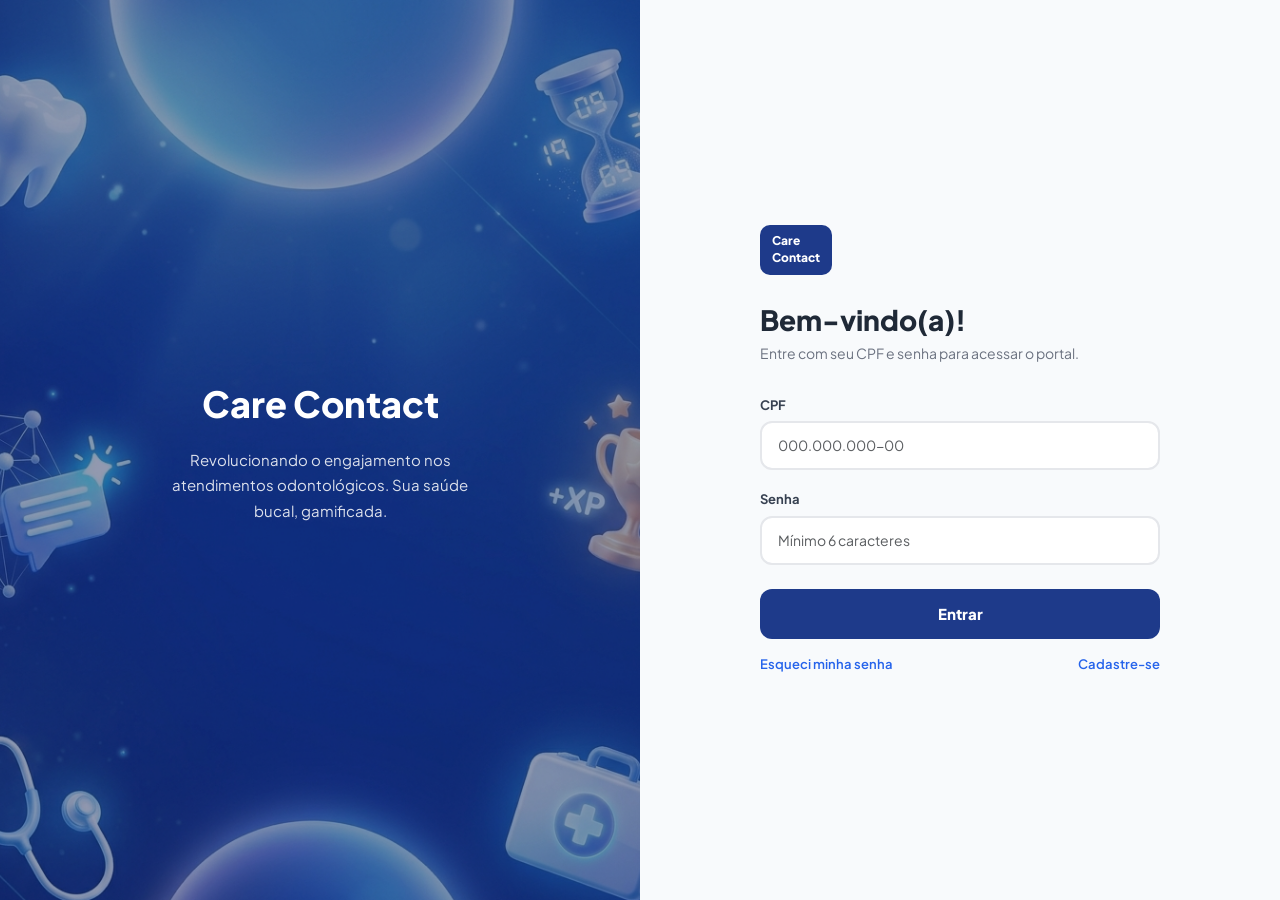
<file: index.html>
<!DOCTYPE html>
<html lang="pt-BR">
<head>
  <meta charset="UTF-8" />
  <meta name="viewport" content="width=device-width, initial-scale=1.0" />
  <title>Care Contact — Login</title>
  <link href="https://cdn.jsdelivr.net/npm/bootstrap@5.3.3/dist/css/bootstrap.min.css" rel="stylesheet" />
  <link href="https://fonts.googleapis.com/css2?family=Plus+Jakarta+Sans:wght@400;500;600;700;800&display=swap" rel="stylesheet" />
  <style>
    :root {
      --cc-primary: #1E3A8A;
      --cc-primary-dark: #152A63;
      --cc-accent: #2563EB;
      --cc-success: #14B8A6;
      --cc-warning: #F59E0B;
      --cc-danger: #EF4444;
      --cc-bg: #F8FAFC;
      --cc-font: 'Plus Jakarta Sans', sans-serif;
    }
    * { font-family: var(--cc-font); }
    body { background: var(--cc-bg); min-height: 100vh; }

    .login-wrap {
      min-height: 100vh;
      display: grid;
      grid-template-columns: 1fr 1fr;
    }

    .login-left {
      background: url('assets/bg-login.png') center/cover no-repeat;
      display: flex;
      flex-direction: column;
      justify-content: center;
      align-items: center;
      padding: 60px 48px;
      color: white;
      position: relative;
      overflow: hidden;
    }
    .login-left::before {
      content: '';
      position: absolute;
      inset: 0;
      background: rgba(14, 30, 80, 0.45);
    }
    .login-left-content { position: relative; z-index: 1; text-align: center; }
    .login-brand { font-size: 36px; font-weight: 800; margin-bottom: 16px; }
    .login-tagline { font-size: 15px; opacity: 0.85; line-height: 1.7; max-width: 320px; margin: 0 auto; }

    .login-right {
      display: flex;
      align-items: center;
      justify-content: center;
      padding: 48px 32px;
    }
    .login-box {
      width: 100%;
      max-width: 400px;
    }
    .cc-logo-badge {
      display: inline-block;
      background: var(--cc-primary);
      color: white;
      font-weight: 800;
      font-size: 12px;
      padding: 8px 12px;
      border-radius: 10px;
      line-height: 1.4;
      margin-bottom: 28px;
    }
    .login-box h2 { font-size: 28px; font-weight: 800; color: #1F2937; margin-bottom: 6px; }
    .login-box p { color: #6B7280; font-size: 14px; margin-bottom: 28px; }

    .form-label { font-weight: 700; font-size: 13px; color: #374151; margin-bottom: 6px; }
    .form-control {
      border: 2px solid #E5E7EB;
      border-radius: 12px;
      padding: 12px 16px;
      font-size: 14px;
      transition: border-color 0.2s;
    }
    .form-control:focus {
      border-color: var(--cc-accent);
      box-shadow: 0 0 0 3px rgba(37,99,235,0.1);
    }
    .form-error { font-size: 12px; color: var(--cc-danger); margin-top: 4px; display: none; }
    .form-error.show { display: block; }

    .btn-login {
      width: 100%;
      background: var(--cc-primary);
      color: white;
      border: none;
      border-radius: 12px;
      padding: 14px;
      font-weight: 800;
      font-size: 15px;
      cursor: pointer;
      transition: background 0.2s, transform 0.15s;
      margin-top: 8px;
    }
    .btn-login:hover { background: var(--cc-primary-dark); transform: translateY(-1px); }

    .login-links {
      display: flex;
      justify-content: space-between;
      margin-top: 16px;
    }
    .login-links a { font-size: 13px; color: var(--cc-accent); font-weight: 600; text-decoration: none; }
    .login-links a:hover { text-decoration: underline; }

    @media (max-width: 768px) {
      .login-wrap { grid-template-columns: 1fr; }
      .login-left { display: none; }
    }
  </style>
</head>
<body>
<div class="login-wrap">
  <div class="login-left">
    <div class="login-left-content">
      <div class="login-brand">Care Contact</div>
      <p class="login-tagline">Revolucionando o engajamento nos atendimentos odontológicos. Sua saúde bucal, gamificada.</p>
    </div>
  </div>
  <div class="login-right">
    <div class="login-box">
      <div class="cc-logo-badge">Care<br>Contact</div>
      <h2>Bem-vindo(a)!</h2>
      <p>Entre com seu CPF e senha para acessar o portal.</p>

      <div class="mb-3">
        <label class="form-label" for="cpf">CPF</label>
        <input type="text" id="cpf" class="form-control" placeholder="000.000.000-00" maxlength="14" />
        <div class="form-error" id="cpfError">CPF inválido.</div>
      </div>
      <div class="mb-3">
        <label class="form-label" for="senha">Senha</label>
        <input type="password" id="senha" class="form-control" placeholder="Mínimo 6 caracteres" />
        <div class="form-error" id="senhaError">Senha deve ter no mínimo 6 caracteres.</div>
      </div>
      <button class="btn-login" id="btnLogin">Entrar</button>
      <div class="login-links">
        <a href="#">Esqueci minha senha</a>
        <a href="#">Cadastre-se</a>
      </div>
    </div>
  </div>
</div>

<script src="https://cdn.jsdelivr.net/npm/bootstrap@5.3.3/dist/js/bootstrap.bundle.min.js"></script>
<script>
  // Formatar CPF
  document.getElementById('cpf').addEventListener('input', function () {
    let v = this.value.replace(/\D/g, '').slice(0, 11);
    if (v.length > 9) v = v.replace(/(\d{3})(\d{3})(\d{3})(\d{1,2})/, '$1.$2.$3-$4');
    else if (v.length > 6) v = v.replace(/(\d{3})(\d{3})(\d{1,3})/, '$1.$2.$3');
    else if (v.length > 3) v = v.replace(/(\d{3})(\d{1,3})/, '$1.$2');
    this.value = v;
  });

  document.getElementById('btnLogin').addEventListener('click', function () {
    const cpf = document.getElementById('cpf').value;
    const senha = document.getElementById('senha').value;
    const cpfError = document.getElementById('cpfError');
    const senhaError = document.getElementById('senhaError');
    let valid = true;

    const cpfClean = cpf.replace(/\D/g, '');
    if (cpfClean.length !== 11) {
      cpfError.classList.add('show'); valid = false;
    } else { cpfError.classList.remove('show'); }

    if (senha.length < 6) {
      senhaError.classList.add('show'); valid = false;
    } else { senhaError.classList.remove('show'); }

    if (valid) {
      localStorage.setItem('cc_user', JSON.stringify({ nome: 'Marcos', cpf }));
      window.location.href = 'pages/dashboard.html';
    }
  });

  // Enter key
  document.addEventListener('keydown', e => {
    if (e.key === 'Enter') document.getElementById('btnLogin').click();
  });
</script>
</body>
</html>
</file>
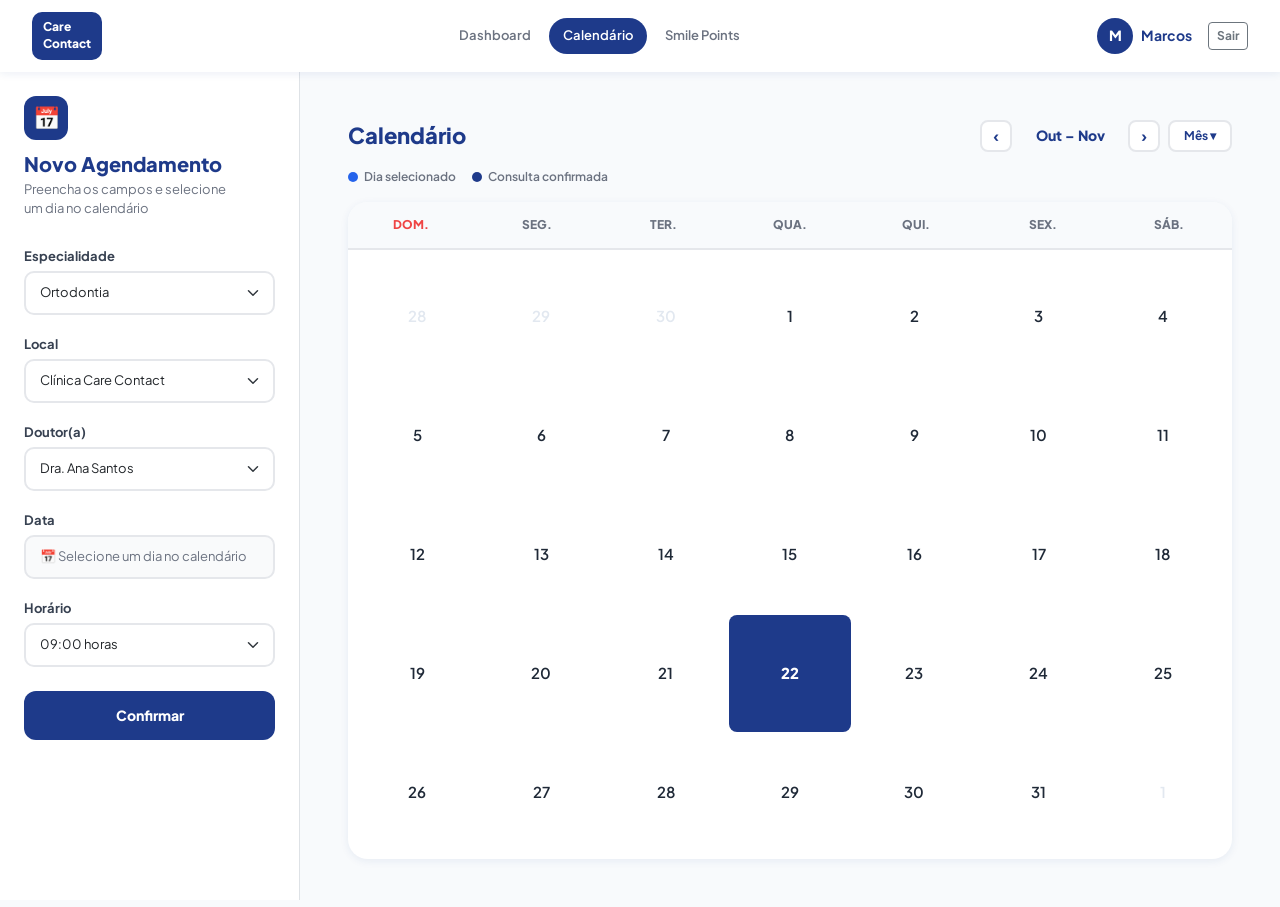
<file: pages/calendario.html>
<!DOCTYPE html>
<html lang="pt-BR">
<head>
  <meta charset="UTF-8" />
  <meta name="viewport" content="width=device-width, initial-scale=1.0" />
  <title>Care Contact — Calendário</title>
  <link href="https://cdn.jsdelivr.net/npm/bootstrap@5.3.3/dist/css/bootstrap.min.css" rel="stylesheet" />
  <link href="../css/shared.css" rel="stylesheet" />
  <style>html, body { overflow: hidden; height: 100%; }</style>
  <style>
    .form-label { font-weight: 700; font-size: 13px; color: #374151; margin-bottom: 5px; }
    .form-select, .form-control {
      border: 2px solid var(--cc-border);
      border-radius: 10px;
      font-size: 13px;
      padding: 10px 14px;
      font-family: var(--cc-font);
      transition: border-color 0.2s;
    }
    .form-select:focus, .form-control:focus {
      border-color: var(--cc-accent);
      box-shadow: 0 0 0 3px rgba(37,99,235,0.08);
    }
    .btn-confirmar-cal {
      width: 100%;
      background: var(--cc-primary);
      color: white;
      border: none;
      border-radius: 12px;
      padding: 14px;
      font-weight: 800;
      font-size: 14px;
      cursor: pointer;
      margin-top: 8px;
      font-family: var(--cc-font);
      transition: background 0.2s, transform 0.15s;
    }
    .btn-confirmar-cal:hover { background: var(--cc-primary-dark); transform: translateY(-1px); }
    .cal-header { display:flex; align-items:center; justify-content:space-between; margin-bottom:16px; }
    .cal-nav { display:flex; align-items:center; gap:8px; }
    .cal-nav button {
      width: 32px; height: 32px;
      border: 2px solid var(--cc-border);
      background: white;
      border-radius: 8px;
      cursor: pointer;
      font-size: 16px;
      font-weight: 700;
      color: var(--cc-primary);
      transition: all 0.15s;
    }
    .cal-nav button:hover { background: var(--cc-primary); color: white; border-color: var(--cc-primary); }
    #mesAno { font-weight: 800; font-size: 14px; color: var(--cc-primary); min-width: 100px; text-align: center; }
  </style>
</head>
<body>
<nav id="cc-navbar"></nav>

<div class="d-grid" style="grid-template-columns:300px 1fr;height:calc(100vh - 65px);overflow:hidden;" id="layout">
  <!-- SIDEBAR -->
  <div class="bg-white border-end p-4">
    <div class="mb-4">
      <div style="width:44px;height:44px;background:var(--cc-primary);border-radius:12px;display:flex;align-items:center;justify-content:center;font-size:22px;margin-bottom:12px;">📅</div>
      <h2 style="font-size:20px;font-weight:800;color:var(--cc-primary);margin:0 0 4px;">Novo Agendamento</h2>
      <p style="font-size:13px;color:var(--cc-muted);margin:0;line-height:1.5;">Preencha os campos e selecione<br>um dia no calendário</p>
    </div>

    <div class="mb-3">
      <label class="form-label">Especialidade</label>
      <select class="form-select" id="especialidadeSelect" onchange="atualizarMedicos()">
        <option>Ortodontia</option>
        <option>Odontologia</option>
        <option>Implantes</option>
        <option>Estética</option>
        <option>Profilaxia</option>
      </select>
    </div>
    <div class="mb-3">
      <label class="form-label">Local</label>
      <select class="form-select">
        <option>Clínica Care Contact</option>
      </select>
    </div>
    <div class="mb-3">
      <label class="form-label">Doutor(a)</label>
      <select class="form-select" id="medicoSelect" onchange="atualizarHorarios()"></select>
    </div>
    <div class="mb-3">
      <label class="form-label">Data</label>
      <div class="form-control d-flex align-items-center" id="dataDisplay" style="background:#f9fafb;color:var(--cc-muted);cursor:default;min-height:42px;">
        📅 Selecione um dia no calendário
      </div>
    </div>
    <div class="mb-3">
      <label class="form-label">Horário</label>
      <select class="form-select" id="horarioSelect"></select>
    </div>
    <button class="btn-confirmar-cal" onclick="confirmarAgendamento()">Confirmar</button>
  </div>

  <!-- MAIN -->
  <div class="p-4 p-md-5" style="display:flex;flex-direction:column;">
    <div class="cal-header">
      <h2 style="font-size:22px;font-weight:800;color:var(--cc-primary);margin:0;">Calendário</h2>
      <div class="cal-nav">
        <button id="prevMes">‹</button>
        <span id="mesAno">Out. – Nov.</span>
        <button id="nextMes">›</button>
        <button style="width:auto;padding:0 14px;font-size:12px;">Mês ▾</button>
      </div>
    </div>

    <div class="d-flex gap-3 mb-3 flex-wrap">
      <div class="legend-item"><div class="legend-dot dot-selecionado"></div>Dia selecionado</div>
      <div class="legend-item"><div class="legend-dot dot-confirmada"></div>Consulta confirmada</div>
    </div>

    <div class="cal-grid">
      <div class="cal-dias-semana">
        <div class="cal-dia-nome domingo">DOM.</div>
        <div class="cal-dia-nome">SEG.</div>
        <div class="cal-dia-nome">TER.</div>
        <div class="cal-dia-nome">QUA.</div>
        <div class="cal-dia-nome">QUI.</div>
        <div class="cal-dia-nome">SEX.</div>
        <div class="cal-dia-nome">SÁB.</div>
      </div>
      <div class="cal-dias" id="calDias"></div>
    </div>
  </div>
</div>

<!-- Barra sticky mobile: aparece quando data é selecionada -->
<div id="mobile-sticky-bar" style="display:none;position:fixed;bottom:70px;left:0;right:0;padding:10px 16px;background:white;border-top:2px solid var(--cc-border);z-index:150;align-items:center;gap:12px;box-shadow:0 -4px 12px rgba(30,58,138,0.1);">
  <div style="flex:1;font-size:13px;font-weight:600;color:var(--cc-primary);" id="mobileDateLabel">Selecione uma data</div>
  <button onclick="confirmarAgendamento()" style="background:var(--cc-primary);color:white;border:none;border-radius:10px;padding:10px 20px;font-weight:800;font-size:13px;font-family:var(--cc-font);cursor:pointer;white-space:nowrap;">Confirmar →</button>
</div>

<script src="https://cdn.jsdelivr.net/npm/bootstrap@5.3.3/dist/js/bootstrap.bundle.min.js"></script>
<script src="../js/navbar.js"></script>
<script src="../js/toast.js"></script>
<script>
  renderNavbar('Calendário');

  let currentYear = 2025;
  let currentMonth = 9; // 0-indexed: 9 = outubro
  let selectedDate = null;

  const meses = ['Jan','Fev','Mar','Abr','Mai','Jun','Jul','Ago','Set','Out','Nov','Dez'];
  const mesesFull = ['Janeiro','Fevereiro','Março','Abril','Maio','Junho','Julho','Agosto','Setembro','Outubro','Novembro','Dezembro'];
  const diasSemana = ['Domingo','Segunda-feira','Terça-feira','Quarta-feira','Quinta-feira','Sexta-feira','Sábado'];

  // Dias com consulta já confirmada (não selecionáveis)
  const confirmadas = [22];

  // Mapeamento especialidade → médicos disponíveis
  const medicosPorEspecialidade = {
    'Ortodontia':  ['Dra. Ana Santos', 'Dr. Carlos Mendes'],
    'Odontologia': ['Dra. Ana Santos', 'Dr. Pedro Lima'],
    'Implantes':   ['Dr. Ricardo Souza', 'Dr. Pedro Lima'],
    'Estética':    ['Dra. Mariana Costa', 'Dra. Ana Santos'],
    'Profilaxia':  ['Dr. Pedro Lima', 'Dra. Lucia Ferreira'],
  };

  // Mapeamento médico → horários disponíveis
  const horariosPorMedico = {
    'Dra. Ana Santos':     ['09:00', '10:00', '11:00', '14:00', '15:00'],
    'Dr. Carlos Mendes':   ['08:00', '09:00', '10:00', '14:00'],
    'Dr. Pedro Lima':      ['08:00', '11:00', '13:00', '14:00', '16:00', '17:00'],
    'Dr. Ricardo Souza':   ['10:00', '11:00', '14:00', '15:00', '16:00'],
    'Dra. Mariana Costa':  ['09:00', '10:00', '14:00', '15:00', '17:00'],
    'Dra. Lucia Ferreira': ['08:00', '09:00', '13:00', '14:00'],
  };

  function atualizarMedicos() {
    const especialidade = document.getElementById('especialidadeSelect').value;
    const medicoSelect = document.getElementById('medicoSelect');
    const medicos = medicosPorEspecialidade[especialidade] || [];
    medicoSelect.innerHTML = medicos.map(m => `<option>${m}</option>`).join('');
    atualizarHorarios();
  }

  function atualizarHorarios() {
    const medico = document.getElementById('medicoSelect').value;
    const horarioSelect = document.getElementById('horarioSelect');
    const horarios = horariosPorMedico[medico] || ['09:00', '14:00'];
    horarioSelect.innerHTML = horarios.map(h => `<option>${h} horas</option>`).join('');
  }

  function updateDataDisplay(day, month, year) {
    const date = new Date(year, month, day);
    const diaSemana = diasSemana[date.getDay()];
    const el = document.getElementById('dataDisplay');
    el.style.color = 'var(--cc-text)';
    el.style.fontWeight = '600';
    el.textContent = `${diaSemana}, ${day} de ${mesesFull[month]} de ${year}`;

    // Barra sticky mobile
    const bar = document.getElementById('mobile-sticky-bar');
    if (bar) {
      bar.style.display = 'flex';
      document.getElementById('mobileDateLabel').textContent = `📅 ${diaSemana.split('-')[0]}, ${day}/${String(month+1).padStart(2,'0')}`;
    }
  }

  function confirmarAgendamento() {
    if (!selectedDate) {
      showToast('Selecione um dia no calendário!', 'warning');
      return;
    }
    window.location.href = 'confirmar-consulta.html';
  }

  function renderCal() {
    const mesAnoEl = document.getElementById('mesAno');
    const nextMonth = currentMonth === 11 ? 0 : currentMonth + 1;
    mesAnoEl.textContent = `${meses[currentMonth]} – ${meses[nextMonth]}`;

    const firstDay = new Date(currentYear, currentMonth, 1).getDay();
    const daysInMonth = new Date(currentYear, currentMonth + 1, 0).getDate();
    const prevDays = new Date(currentYear, currentMonth, 0).getDate();

    const container = document.getElementById('calDias');
    container.innerHTML = '';

    // Dias do mês anterior
    for (let i = firstDay - 1; i >= 0; i--) {
      const d = document.createElement('div');
      d.className = 'cal-dia outro-mes';
      d.textContent = prevDays - i;
      container.appendChild(d);
    }

    // Dias do mês atual — todos selecionáveis, exceto dias com consulta confirmada
    for (let d = 1; d <= daysInMonth; d++) {
      const el = document.createElement('div');
      const isConfirmada = confirmadas.includes(d) && currentMonth === 9 && currentYear === 2025;
      el.className = 'cal-dia' + (isConfirmada ? ' confirmada' : '');
      el.textContent = d;

      // Restaurar seleção visual ao navegar meses
      if (selectedDate && selectedDate.day === d && selectedDate.month === currentMonth && selectedDate.year === currentYear) {
        el.classList.add('selecionado');
      }

      if (!isConfirmada) {
        el.addEventListener('click', () => {
          container.querySelectorAll('.cal-dia').forEach(x => x.classList.remove('selecionado'));
          el.classList.add('selecionado');
          selectedDate = { day: d, month: currentMonth, year: currentYear };
          updateDataDisplay(d, currentMonth, currentYear);
        });
      }
      container.appendChild(el);
    }

    // Completar grid
    const total = firstDay + daysInMonth;
    const remaining = total % 7 === 0 ? 0 : 7 - (total % 7);
    for (let d = 1; d <= remaining; d++) {
      const el = document.createElement('div');
      el.className = 'cal-dia outro-mes';
      el.textContent = d;
      container.appendChild(el);
    }
  }

  document.getElementById('prevMes').addEventListener('click', () => {
    currentMonth--;
    if (currentMonth < 0) { currentMonth = 11; currentYear--; }
    renderCal();
  });
  document.getElementById('nextMes').addEventListener('click', () => {
    currentMonth++;
    if (currentMonth > 11) { currentMonth = 0; currentYear++; }
    renderCal();
  });

  atualizarMedicos();
  renderCal();

  function checkLayout() {
    document.getElementById('layout').style.gridTemplateColumns = window.innerWidth < 768 ? '1fr' : '300px 1fr';
  }
  checkLayout();
  window.addEventListener('resize', checkLayout);
</script>
</body>
</html>
</file>
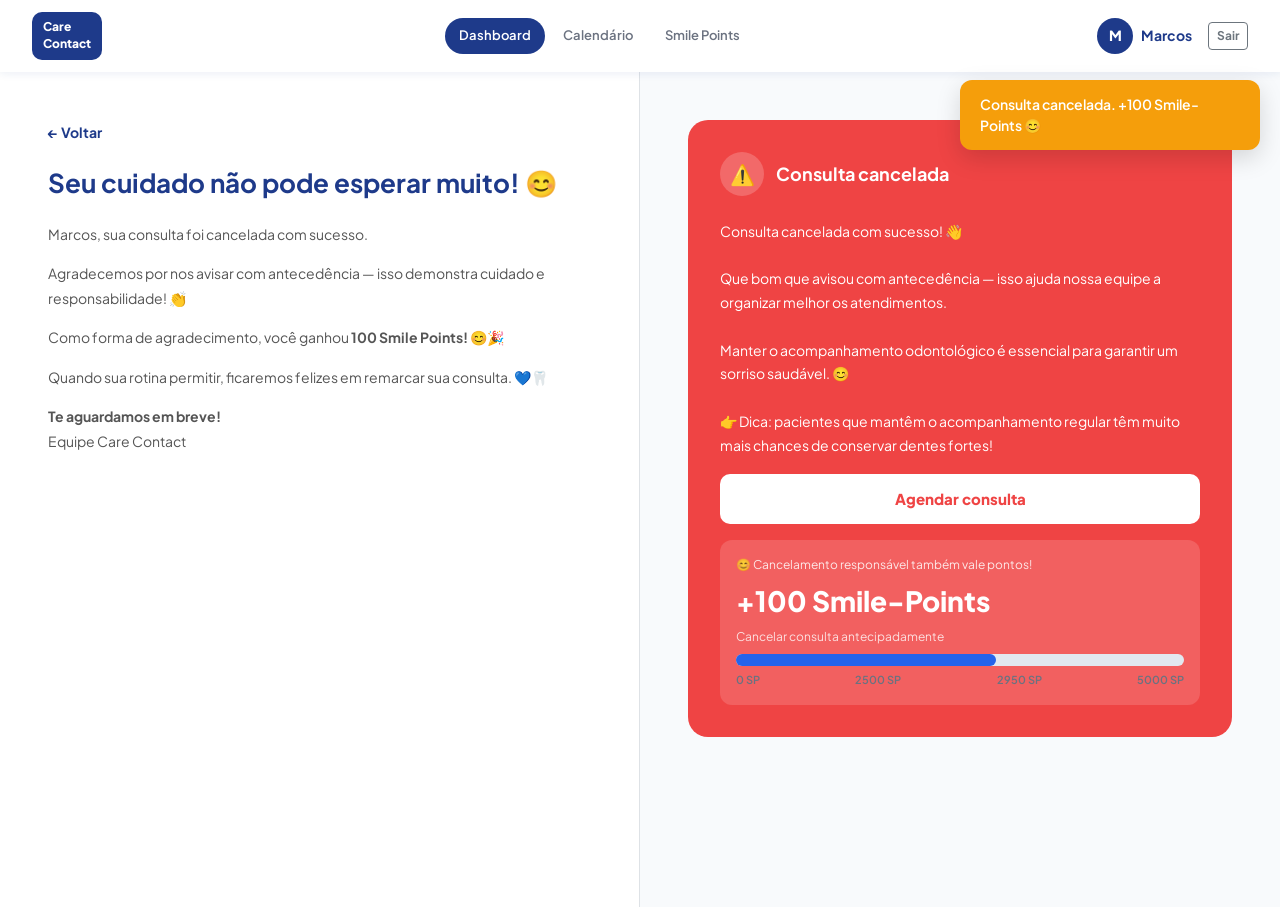
<file: pages/cancelar-consulta.html>
<!DOCTYPE html>
<html lang="pt-BR">
<head>
  <meta charset="UTF-8" />
  <meta name="viewport" content="width=device-width, initial-scale=1.0" />
  <title>Care Contact — Consulta Cancelada</title>
  <link href="https://cdn.jsdelivr.net/npm/bootstrap@5.3.3/dist/css/bootstrap.min.css" rel="stylesheet" />
  <link href="../css/shared.css" rel="stylesheet" />
</head>
<body>
<nav id="cc-navbar"></nav>

<div class="d-grid" style="grid-template-columns:1fr 1fr;min-height:calc(100vh - 65px);" id="layout">
  <!-- SIDEBAR -->
  <div class="result-text-col p-4 p-md-5 bg-white border-end">
    <a href="dashboard.html" class="d-inline-block mb-4 fw-bold" style="font-size:14px;color:var(--cc-primary);">← Voltar</a>
    <h2 class="fw-bold mb-4" style="font-size:26px;color:var(--cc-primary);">Seu cuidado não pode esperar muito! 😊</h2>
    <p style="font-size:14px;color:#555;line-height:1.8;margin-bottom:14px;"><span id="nomeUser">Marcos</span>, sua consulta foi cancelada com sucesso.</p>
    <p style="font-size:14px;color:#555;line-height:1.8;margin-bottom:14px;">Agradecemos por nos avisar com antecedência — isso demonstra cuidado e responsabilidade! 👏</p>
    <p style="font-size:14px;color:#555;line-height:1.8;margin-bottom:14px;">Como forma de agradecimento, você ganhou <strong>100 Smile Points!</strong> 😊🎉</p>
    <p style="font-size:14px;color:#555;line-height:1.8;margin-bottom:14px;">Quando sua rotina permitir, ficaremos felizes em remarcar sua consulta. 💙🦷</p>
    <p style="font-size:14px;color:#555;line-height:1.8;"><strong>Te aguardamos em breve!</strong><br>Equipe Care Contact</p>
  </div>

  <!-- MAIN -->
  <div class="result-card-col p-4 p-md-5 d-flex align-items-start">
    <div class="result-card result-red w-100">
      <div class="result-header">
        <div class="result-icon">⚠️</div>
        <h3>Consulta cancelada</h3>
      </div>
      <p style="font-size:14px;line-height:1.7;margin-bottom:16px;">
        Consulta cancelada com sucesso! 👋<br><br>
        Que bom que avisou com antecedência — isso ajuda nossa equipe a organizar melhor os atendimentos.<br><br>
        Manter o acompanhamento odontológico é essencial para garantir um sorriso saudável. 😊<br><br>
        👉 Dica: pacientes que mantêm o acompanhamento regular têm muito mais chances de conservar dentes fortes!
      </p>
      <button onclick="window.location.href='calendario.html'"
        style="display:block;text-align:center;background:white;color:#ef4444;border:none;border-radius:10px;padding:14px;font-weight:800;font-size:15px;cursor:pointer;width:100%;margin-top:8px;font-family:var(--cc-font);">
        Agendar consulta
      </button>
      <div class="smile-box mt-3">
        <p style="font-size:12px;opacity:0.85;margin-bottom:4px;">😊 Cancelamento responsável também vale pontos!</p>
        <div class="smile-pts-big">+100 Smile-Points</div>
        <p style="font-size:12px;margin-bottom:8px;opacity:0.8;">Cancelar consulta antecipadamente</p>
        <div class="smile-bar-wrap"><div class="smile-bar-fill" id="smileBar"></div></div>
        <div class="smile-bar-labels"><span>0 SP</span><span>2500 SP</span><span>2950 SP</span><span>5000 SP</span></div>
      </div>
    </div>
  </div>
</div>

<script src="https://cdn.jsdelivr.net/npm/bootstrap@5.3.3/dist/js/bootstrap.bundle.min.js"></script>
<script src="../js/navbar.js"></script>
<script src="../js/toast.js"></script>
<script>
  renderNavbar('Dashboard');

  const user = JSON.parse(localStorage.getItem('cc_user') || '{"nome":"Marcos"}');
  document.getElementById('nomeUser').textContent = user.nome;

  const currentSP = parseInt(localStorage.getItem('cc_smile_points') || '2800');
  const newSP = currentSP + 100;
  localStorage.setItem('cc_smile_points', newSP);

  setTimeout(() => {
    const pct = Math.min((newSP / 5000) * 100, 100);
    document.getElementById('smileBar').style.width = pct + '%';
  }, 300);

  showToast('Consulta cancelada. +100 Smile-Points 😊', 'warning');

  function checkLayout() {
    document.getElementById('layout').style.gridTemplateColumns = window.innerWidth < 768 ? '1fr' : '1fr 1fr';
  }
  checkLayout();
  window.addEventListener('resize', checkLayout);
</script>
</body>
</html>
</file>
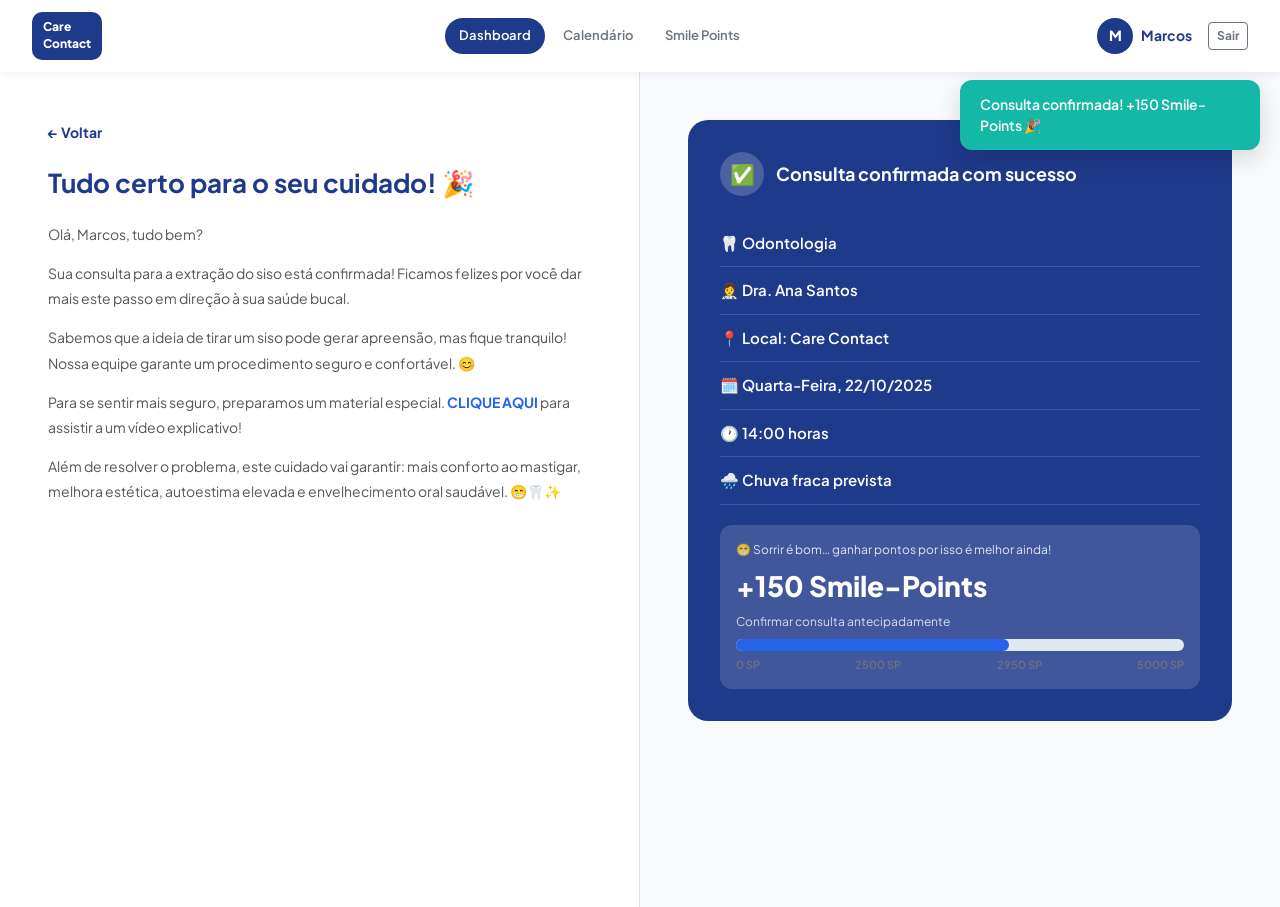
<file: pages/confirmar-consulta.html>
<!DOCTYPE html>
<html lang="pt-BR">
<head>
  <meta charset="UTF-8" />
  <meta name="viewport" content="width=device-width, initial-scale=1.0" />
  <title>Care Contact — Consulta Confirmada</title>
  <link href="https://cdn.jsdelivr.net/npm/bootstrap@5.3.3/dist/css/bootstrap.min.css" rel="stylesheet" />
  <link href="../css/shared.css" rel="stylesheet" />
</head>
<body>
<nav id="cc-navbar"></nav>

<div class="d-grid" style="grid-template-columns:1fr 1fr;min-height:calc(100vh - 65px);" id="layout">
  <!-- SIDEBAR -->
  <div class="result-text-col p-4 p-md-5 bg-white border-end">
    <a href="dashboard.html" class="d-inline-block mb-4 fw-bold" style="font-size:14px;color:var(--cc-primary);">← Voltar</a>
    <h2 class="fw-bold mb-4" style="font-size:26px;color:var(--cc-primary);">Tudo certo para o seu cuidado! 🎉</h2>
    <p style="font-size:14px;color:#555;line-height:1.8;margin-bottom:14px;">Olá, <span id="nomeUser">Marcos</span>, tudo bem?</p>
    <p style="font-size:14px;color:#555;line-height:1.8;margin-bottom:14px;">Sua consulta para a extração do siso está confirmada! Ficamos felizes por você dar mais este passo em direção à sua saúde bucal.</p>
    <p style="font-size:14px;color:#555;line-height:1.8;margin-bottom:14px;">Sabemos que a ideia de tirar um siso pode gerar apreensão, mas fique tranquilo! Nossa equipe garante um procedimento seguro e confortável. 😊</p>
    <p style="font-size:14px;color:#555;line-height:1.8;margin-bottom:14px;">Para se sentir mais seguro, preparamos um material especial. <a href="#" style="color:var(--cc-accent);font-weight:700;">CLIQUE AQUI</a> para assistir a um vídeo explicativo!</p>
    <p style="font-size:14px;color:#555;line-height:1.8;">Além de resolver o problema, este cuidado vai garantir: mais conforto ao mastigar, melhora estética, autoestima elevada e envelhecimento oral saudável. 😁🦷✨</p>
  </div>

  <!-- MAIN -->
  <div class="result-card-col p-4 p-md-5 d-flex align-items-start">
    <div class="result-card result-blue w-100">
      <div class="result-header">
        <div class="result-icon">✅</div>
        <h3>Consulta confirmada com sucesso</h3>
      </div>
      <div class="result-row">🦷 Odontologia</div>
      <div class="result-row">👩‍⚕️ Dra. Ana Santos</div>
      <div class="result-row">📍 Local: Care Contact</div>
      <div class="result-row">🗓️ Quarta-Feira, 22/10/2025</div>
      <div class="result-row">🕐 14:00 horas</div>
      <div class="result-row">🌧️ Chuva fraca prevista</div>
      <div class="smile-box">
        <p style="font-size:12px;opacity:0.85;margin-bottom:4px;">😁 Sorrir é bom… ganhar pontos por isso é melhor ainda!</p>
        <div class="smile-pts-big">+150 Smile-Points</div>
        <p style="font-size:12px;margin-bottom:8px;opacity:0.8;">Confirmar consulta antecipadamente</p>
        <div class="smile-bar-wrap"><div class="smile-bar-fill" id="smileBar"></div></div>
        <div class="smile-bar-labels"><span>0 SP</span><span>2500 SP</span><span>2950 SP</span><span>5000 SP</span></div>
      </div>
    </div>
  </div>
</div>

<script src="https://cdn.jsdelivr.net/npm/bootstrap@5.3.3/dist/js/bootstrap.bundle.min.js"></script>
<script src="../js/navbar.js"></script>
<script src="../js/toast.js"></script>
<script>
  renderNavbar('Dashboard');

  const user = JSON.parse(localStorage.getItem('cc_user') || '{"nome":"Marcos"}');
  document.getElementById('nomeUser').textContent = user.nome;

  // Atualizar smile points
  const currentSP = parseInt(localStorage.getItem('cc_smile_points') || '2800');
  const newSP = currentSP + 150;
  localStorage.setItem('cc_smile_points', newSP);

  setTimeout(() => {
    const pct = Math.min((newSP / 5000) * 100, 100);
    document.getElementById('smileBar').style.width = pct + '%';
  }, 300);

  showToast('Consulta confirmada! +150 Smile-Points 🎉', 'success');

  // Layout responsivo
  function checkLayout() {
    const layout = document.getElementById('layout');
    layout.style.gridTemplateColumns = window.innerWidth < 768 ? '1fr' : '1fr 1fr';
  }
  checkLayout();
  window.addEventListener('resize', checkLayout);
</script>
</body>
</html>
</file>
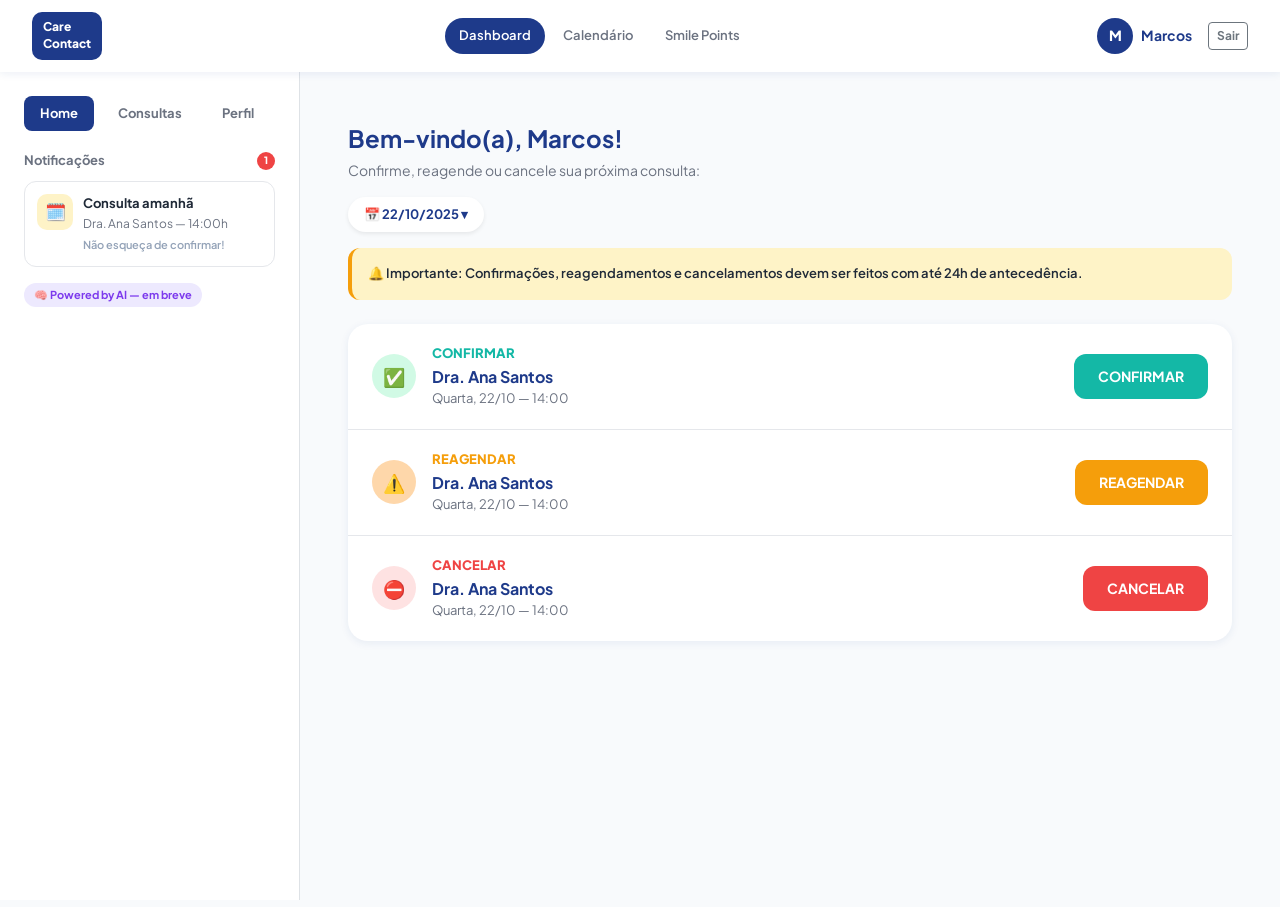
<file: pages/dashboard.html>
<!DOCTYPE html>
<html lang="pt-BR">
<head>
  <meta charset="UTF-8" />
  <meta name="viewport" content="width=device-width, initial-scale=1.0" />
  <title>Care Contact — Meus Agendamentos</title>
  <link href="https://cdn.jsdelivr.net/npm/bootstrap@5.3.3/dist/css/bootstrap.min.css" rel="stylesheet" />
  <link href="../css/shared.css" rel="stylesheet" />
  <style>html, body { overflow: hidden; height: 100%; }</style>
</head>
<body>
<nav id="cc-navbar"></nav>

<div class="d-grid" style="grid-template-columns:300px 1fr;height:calc(100vh - 65px);overflow:hidden;" id="layout">
  <!-- SIDEBAR -->
  <div class="bg-white border-end p-3 p-md-4" id="sidebar">
    <div class="d-flex gap-2 mb-3 flex-wrap">
      <button class="sidebar-tab active" id="tab-home" onclick="switchTab('home')">Home</button>
      <button class="sidebar-tab" id="tab-consultas" onclick="switchTab('consultas')">Consultas</button>
      <button class="sidebar-tab" id="tab-perfil" onclick="window.location.href='perfil.html'">Perfil</button>
    </div>
    <div class="notif-title">
      <span>Notificações</span>
      <span class="notif-badge" id="notifBadge" style="display:none;">1</span>
    </div>
    <div id="notifCard">
      <div class="notif-skeleton"></div>
    </div>
    <span class="ai-badge">🧠 Powered by AI — em breve</span>
  </div>

  <!-- MAIN -->
  <div class="p-4 p-md-5">

    <!-- VIEW: HOME -->
    <div id="view-home">
      <div id="welcomeTitle" class="fw-bold mb-1" style="font-size:24px;color:var(--cc-primary);">Bem-vindo(a)!</div>
      <div class="mb-3" style="color:var(--cc-muted);font-size:14px;">Confirme, reagende ou cancele sua próxima consulta:</div>

      <div class="d-inline-flex align-items-center gap-2 mb-3 px-3 py-2 bg-white rounded-pill shadow-sm" style="font-size:13px;font-weight:700;color:var(--cc-primary);">
        📅 22/10/2025 ▾
      </div>

      <div class="alert d-flex align-items-center gap-2 mb-4" style="background:#FEF3C7;border:none;border-left:4px solid var(--cc-warning);border-radius:12px;font-size:13px;font-weight:600;">
        🔔 Importante: Confirmações, reagendamentos e cancelamentos devem ser feitos com até 24h de antecedência.
      </div>

      <div class="cc-card">
        <div class="consulta-card">
          <div class="d-flex align-items-center gap-3">
            <div class="consulta-icon icon-confirmar">✅</div>
            <div>
              <div class="consulta-label label-confirmar">CONFIRMAR</div>
              <div class="consulta-medico">Dra. Ana Santos</div>
              <div class="consulta-data">Quarta, 22/10 — 14:00</div>
            </div>
          </div>
          <a href="confirmar-consulta.html"><button class="btn-cc btn-confirmar">CONFIRMAR</button></a>
        </div>
        <div class="consulta-card">
          <div class="d-flex align-items-center gap-3">
            <div class="consulta-icon icon-reagendar">⚠️</div>
            <div>
              <div class="consulta-label label-reagendar">REAGENDAR</div>
              <div class="consulta-medico">Dra. Ana Santos</div>
              <div class="consulta-data">Quarta, 22/10 — 14:00</div>
            </div>
          </div>
          <a href="reagendar-consulta.html"><button class="btn-cc btn-reagendar">REAGENDAR</button></a>
        </div>
        <div class="consulta-card">
          <div class="d-flex align-items-center gap-3">
            <div class="consulta-icon icon-cancelar">⛔</div>
            <div>
              <div class="consulta-label label-cancelar">CANCELAR</div>
              <div class="consulta-medico">Dra. Ana Santos</div>
              <div class="consulta-data">Quarta, 22/10 — 14:00</div>
            </div>
          </div>
          <a href="cancelar-consulta.html"><button class="btn-cc btn-cancelar">CANCELAR</button></a>
        </div>
      </div>
    </div>

    <!-- VIEW: CONSULTAS (histórico) -->
    <div id="view-consultas" style="display:none;">
      <div class="fw-bold mb-1" style="font-size:24px;color:var(--cc-primary);">Minhas Consultas</div>
      <div class="mb-4" style="color:var(--cc-muted);font-size:14px;">Histórico completo de agendamentos</div>
      <div class="cc-card" id="listaConsultas"></div>
    </div>

  </div>
</div>

<script src="https://cdn.jsdelivr.net/npm/bootstrap@5.3.3/dist/js/bootstrap.bundle.min.js"></script>
<script src="../js/navbar.js"></script>
<script src="../js/toast.js"></script>
<script>
  renderNavbar('Dashboard');

  const user = JSON.parse(localStorage.getItem('cc_user') || '{"nome":"Marcos"}');
  document.getElementById('welcomeTitle').textContent = `Bem-vindo(a), ${user.nome}!`;

  // Dados mock de agendamentos (substituir por fetch quando tiver backend)
  const agendamentos = [
    { id:'AGD001', medico:'Dra. Ana Santos', especialidade:'Odontologia', local:'Clínica Care Contact', data:'2025-10-22T14:00', status:'AGENDADO' },
    { id:'AGD002', medico:'Dra. Ana Santos', especialidade:'Ortodontia',  local:'Clínica Care Contact', data:'2025-10-08T09:00', status:'CONCLUIDO' },
    { id:'AGD003', medico:'Dra. Ana Santos', especialidade:'Implantes',   local:'Clínica Care Contact', data:'2025-09-15T10:00', status:'CONFIRMADO' },
    { id:'AGD004', medico:'Dra. Ana Santos', especialidade:'Estética',    local:'Clínica Care Contact', data:'2025-08-20T14:00', status:'CANCELADO' },
    { id:'AGD005', medico:'Dra. Ana Santos', especialidade:'Profilaxia',  local:'Clínica Care Contact', data:'2025-11-05T09:00', status:'REAGENDADO' },
  ];

  const statusConfig = {
    AGENDADO:   { label:'Agendado',   cls:'hist-agendado',   icon:'🗓️' },
    CONCLUIDO:  { label:'Concluído',  cls:'hist-concluido',  icon:'✅' },
    CONFIRMADO: { label:'Confirmado', cls:'hist-confirmado', icon:'✔️' },
    CANCELADO:  { label:'Cancelado',  cls:'hist-cancelado',  icon:'❌' },
    REAGENDADO: { label:'Reagendado', cls:'hist-reagendado', icon:'🔄' },
  };

  function formatarData(iso) {
    const d = new Date(iso);
    const dias = ['Dom','Seg','Ter','Qua','Qui','Sex','Sáb'];
    const meses = ['jan','fev','mar','abr','mai','jun','jul','ago','set','out','nov','dez'];
    return `${dias[d.getDay()]}, ${d.getDate()} de ${meses[d.getMonth()]} de ${d.getFullYear()} — ${String(d.getHours()).padStart(2,'0')}:${String(d.getMinutes()).padStart(2,'0')}h`;
  }

  function renderConsultas() {
    const lista = document.getElementById('listaConsultas');
    lista.innerHTML = agendamentos.map(ag => {
      const s = statusConfig[ag.status] || statusConfig.AGENDADO;
      return `
        <div class="hist-item">
          <div class="hist-icon-wrap ${s.cls}">${s.icon}</div>
          <div class="hist-info">
            <div class="hist-top">
              <span class="hist-especialidade">${ag.especialidade}</span>
              <span class="hist-badge ${s.cls}">${s.label}</span>
            </div>
            <div class="hist-medico">${ag.medico}</div>
            <div class="hist-data">${formatarData(ag.data)}</div>
            <div class="hist-local">📍 ${ag.local}</div>
          </div>
        </div>
      `;
    }).join('');
  }

  function switchTab(tab) {
    document.querySelectorAll('.sidebar-tab[id^="tab-"]').forEach(t => t.classList.remove('active'));
    document.getElementById('tab-' + tab).classList.add('active');
    document.getElementById('view-home').style.display      = tab === 'home'      ? '' : 'none';
    document.getElementById('view-consultas').style.display = tab === 'consultas' ? '' : 'none';
    if (tab === 'consultas') renderConsultas();
  }

  // Suporte a navegação cross-page: dashboard.html?tab=consultas
  const urlParams = new URLSearchParams(window.location.search);
  if (urlParams.get('tab') === 'consultas') switchTab('consultas');

  setTimeout(() => {
    document.getElementById('notifBadge').style.display = 'flex';
    document.getElementById('notifCard').innerHTML = `
      <div class="notif-item">
        <div class="notif-icon-wrap notif-icon-warning">🗓️</div>
        <div class="notif-content">
          <div class="notif-item-title">Consulta amanhã</div>
          <div class="notif-item-desc">Dra. Ana Santos — 14:00h</div>
          <div class="notif-item-time">Não esqueça de confirmar!</div>
        </div>
      </div>
    `;
  }, 800);

  function checkLayout() {
    const layout = document.getElementById('layout');
    const sidebar = document.getElementById('sidebar');
    if (window.innerWidth < 768) {
      layout.style.gridTemplateColumns = '1fr';
      sidebar.classList.add('border-bottom');
      sidebar.classList.remove('border-end');
    } else {
      layout.style.gridTemplateColumns = '300px 1fr';
      sidebar.classList.remove('border-bottom');
      sidebar.classList.add('border-end');
    }
  }
  checkLayout();
  window.addEventListener('resize', checkLayout);
</script>
</body>
</html>
</file>
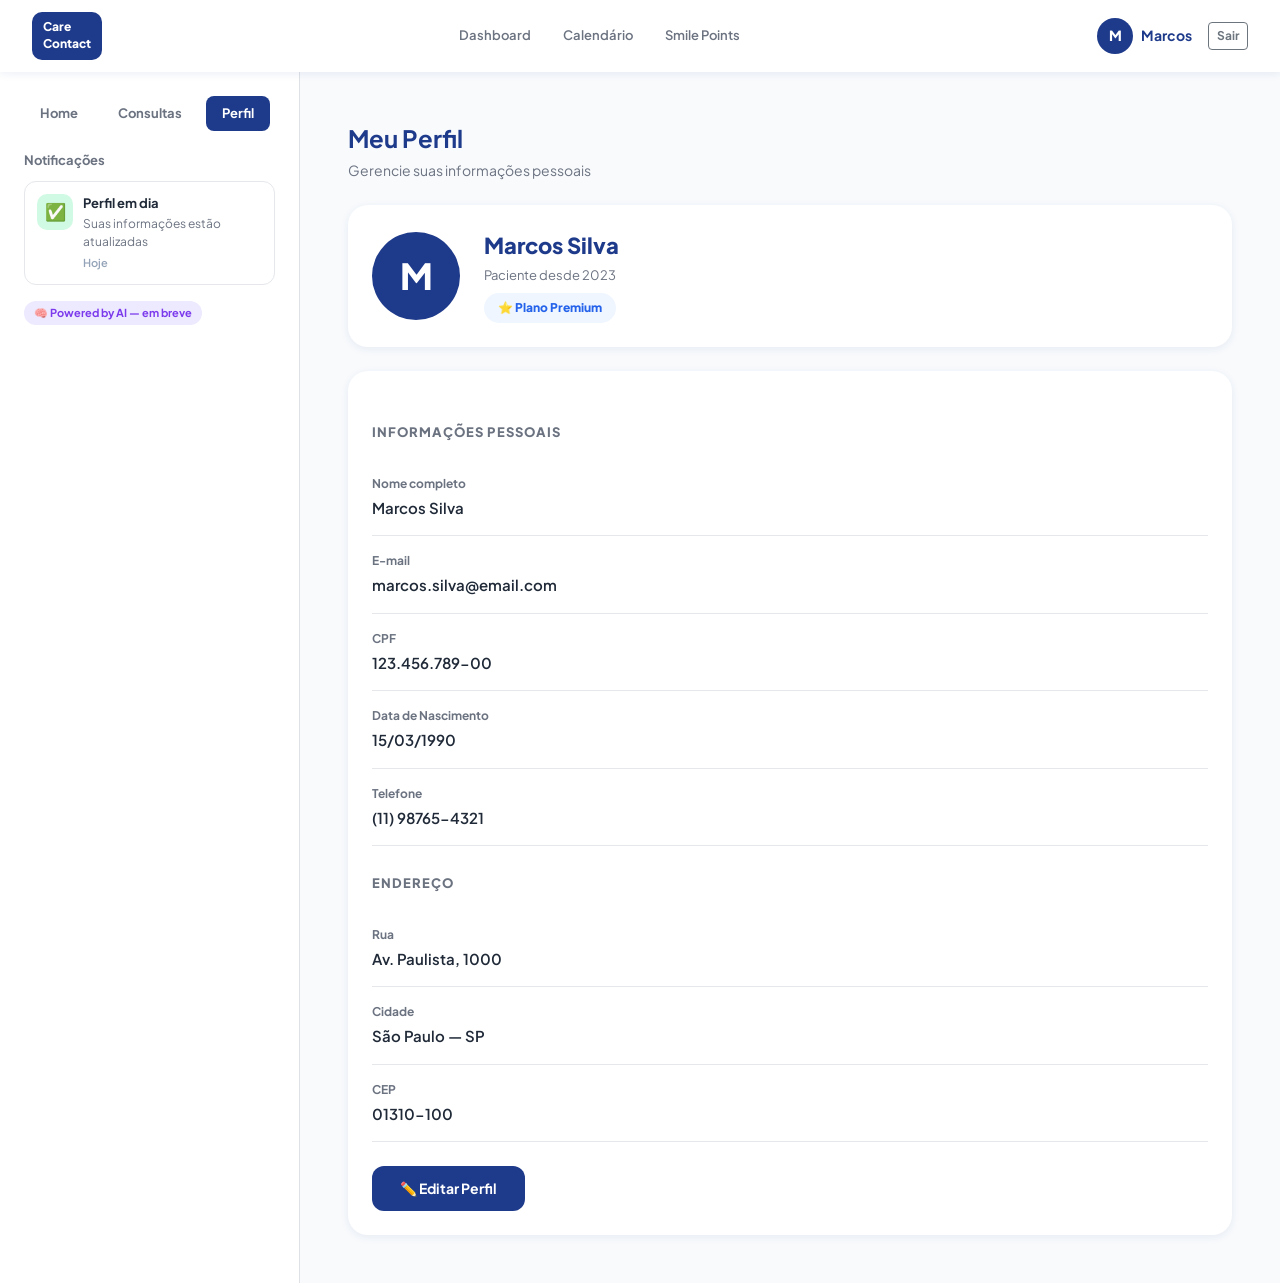
<file: pages/perfil.html>
<!DOCTYPE html>
<html lang="pt-BR">
<head>
  <meta charset="UTF-8" />
  <meta name="viewport" content="width=device-width, initial-scale=1.0" />
  <title>Care Contact — Meu Perfil</title>
  <link href="https://cdn.jsdelivr.net/npm/bootstrap@5.3.3/dist/css/bootstrap.min.css" rel="stylesheet" />
  <link href="../css/shared.css" rel="stylesheet" />
  <style>
    .perfil-avatar {
      width: 88px; height: 88px;
      background: var(--cc-primary);
      color: white;
      border-radius: 50%;
      display: flex;
      align-items: center;
      justify-content: center;
      font-size: 36px;
      font-weight: 800;
    }
    .perfil-field {
      display: flex;
      flex-direction: column;
      gap: 4px;
      padding: 16px 0;
      border-bottom: 1px solid var(--cc-border);
    }
    .perfil-field:last-child { border-bottom: none; }
    .perfil-field-label { font-size: 12px; font-weight: 700; color: var(--cc-muted); }
    .perfil-field-value { font-size: 15px; font-weight: 600; color: var(--cc-text); }
    .perfil-section-title {
      font-size: 13px; font-weight: 800; color: var(--cc-muted);
      text-transform: uppercase; letter-spacing: 0.08em;
      margin-bottom: 16px; margin-top: 28px;
    }
    .btn-editar {
      background: var(--cc-primary); color: white; border: none;
      border-radius: var(--cc-radius); padding: 12px 28px;
      font-weight: 700; font-size: 14px; cursor: pointer;
      font-family: var(--cc-font); transition: background 0.2s, transform 0.15s;
    }
    .btn-editar:hover { background: var(--cc-primary-dark); transform: translateY(-1px); }
  </style>
</head>
<body>
<nav id="cc-navbar"></nav>

<div class="d-grid" style="grid-template-columns:300px 1fr;min-height:calc(100vh - 65px);" id="layout">
  <div class="bg-white border-end p-3 p-md-4" id="sidebar">
    <div class="d-flex gap-2 mb-3 flex-wrap">
      <button class="sidebar-tab" onclick="window.location.href='dashboard.html'">Home</button>
      <button class="sidebar-tab" onclick="window.location.href='dashboard.html?tab=consultas'">Consultas</button>
      <button class="sidebar-tab active" onclick="window.location.href='perfil.html'">Perfil</button>
    </div>
    <div class="notif-title">
      <span>Notificações</span>
      <span class="notif-badge" id="notifBadge" style="display:none;">1</span>
    </div>
    <div id="notifCard">
      <div class="notif-skeleton"></div>
    </div>
    <span class="ai-badge">🧠 Powered by AI — em breve</span>
  </div>

  <div class="p-4 p-md-5">
    <div class="fw-bold mb-1" style="font-size:24px;color:var(--cc-primary);">Meu Perfil</div>
    <div class="mb-4" style="color:var(--cc-muted);font-size:14px;">Gerencie suas informações pessoais</div>

    <div class="cc-card p-4 d-flex align-items-center gap-4 mb-4">
      <div class="perfil-avatar" id="avatarInitial">M</div>
      <div>
        <div style="font-size:22px;font-weight:800;color:var(--cc-primary);" id="perfilNome">Marcos Silva</div>
        <div style="font-size:13px;color:var(--cc-muted);margin-top:4px;">Paciente desde 2023</div>
        <div class="mt-2" style="background:#EFF6FF;color:#2563EB;font-size:12px;font-weight:800;padding:6px 14px;border-radius:20px;display:inline-block;">⭐ Plano Premium</div>
      </div>
    </div>

    <div class="cc-card p-4">
      <div class="perfil-section-title">Informações Pessoais</div>
      <div class="perfil-field">
        <span class="perfil-field-label">Nome completo</span>
        <span class="perfil-field-value" id="fieldNome">Marcos Silva</span>
      </div>
      <div class="perfil-field">
        <span class="perfil-field-label">E-mail</span>
        <span class="perfil-field-value">marcos.silva@email.com</span>
      </div>
      <div class="perfil-field">
        <span class="perfil-field-label">CPF</span>
        <span class="perfil-field-value" id="fieldCpf">123.456.789-00</span>
      </div>
      <div class="perfil-field">
        <span class="perfil-field-label">Data de Nascimento</span>
        <span class="perfil-field-value">15/03/1990</span>
      </div>
      <div class="perfil-field">
        <span class="perfil-field-label">Telefone</span>
        <span class="perfil-field-value">(11) 98765-4321</span>
      </div>

      <div class="perfil-section-title">Endereço</div>
      <div class="perfil-field">
        <span class="perfil-field-label">Rua</span>
        <span class="perfil-field-value">Av. Paulista, 1000</span>
      </div>
      <div class="perfil-field">
        <span class="perfil-field-label">Cidade</span>
        <span class="perfil-field-value">São Paulo — SP</span>
      </div>
      <div class="perfil-field">
        <span class="perfil-field-label">CEP</span>
        <span class="perfil-field-value">01310-100</span>
      </div>

      <div class="mt-4">
        <button class="btn-editar" onclick="showToast('Funcionalidade em breve!', 'info')">✏️ Editar Perfil</button>
      </div>
    </div>
  </div>
</div>

<script src="https://cdn.jsdelivr.net/npm/bootstrap@5.3.3/dist/js/bootstrap.bundle.min.js"></script>
<script src="../js/navbar.js"></script>
<script src="../js/toast.js"></script>
<script>
  renderNavbar('Perfil');
  const user = JSON.parse(localStorage.getItem('cc_user') || '{"nome":"Marcos","cpf":""}');
  if (user.nome) {
    document.getElementById('perfilNome').textContent = user.nome + ' Silva';
    document.getElementById('fieldNome').textContent = user.nome + ' Silva';
    document.getElementById('avatarInitial').textContent = user.nome[0].toUpperCase();
  }
  if (user.cpf) document.getElementById('fieldCpf').textContent = user.cpf;

  setTimeout(() => {
    document.getElementById('notifCard').innerHTML = `
      <div class="notif-item">
        <div class="notif-icon-wrap notif-icon-success">✅</div>
        <div class="notif-content">
          <div class="notif-item-title">Perfil em dia</div>
          <div class="notif-item-desc">Suas informações estão atualizadas</div>
          <div class="notif-item-time">Hoje</div>
        </div>
      </div>
    `;
  }, 800);

  function checkLayout() {
    const layout = document.getElementById('layout');
    const sidebar = document.getElementById('sidebar');
    if (window.innerWidth < 768) {
      layout.style.gridTemplateColumns = '1fr';
      sidebar.classList.add('border-bottom');
      sidebar.classList.remove('border-end');
    } else {
      layout.style.gridTemplateColumns = '300px 1fr';
      sidebar.classList.remove('border-bottom');
      sidebar.classList.add('border-end');
    }
  }
  checkLayout();
  window.addEventListener('resize', checkLayout);
</script>
</body>
</html>
</file>
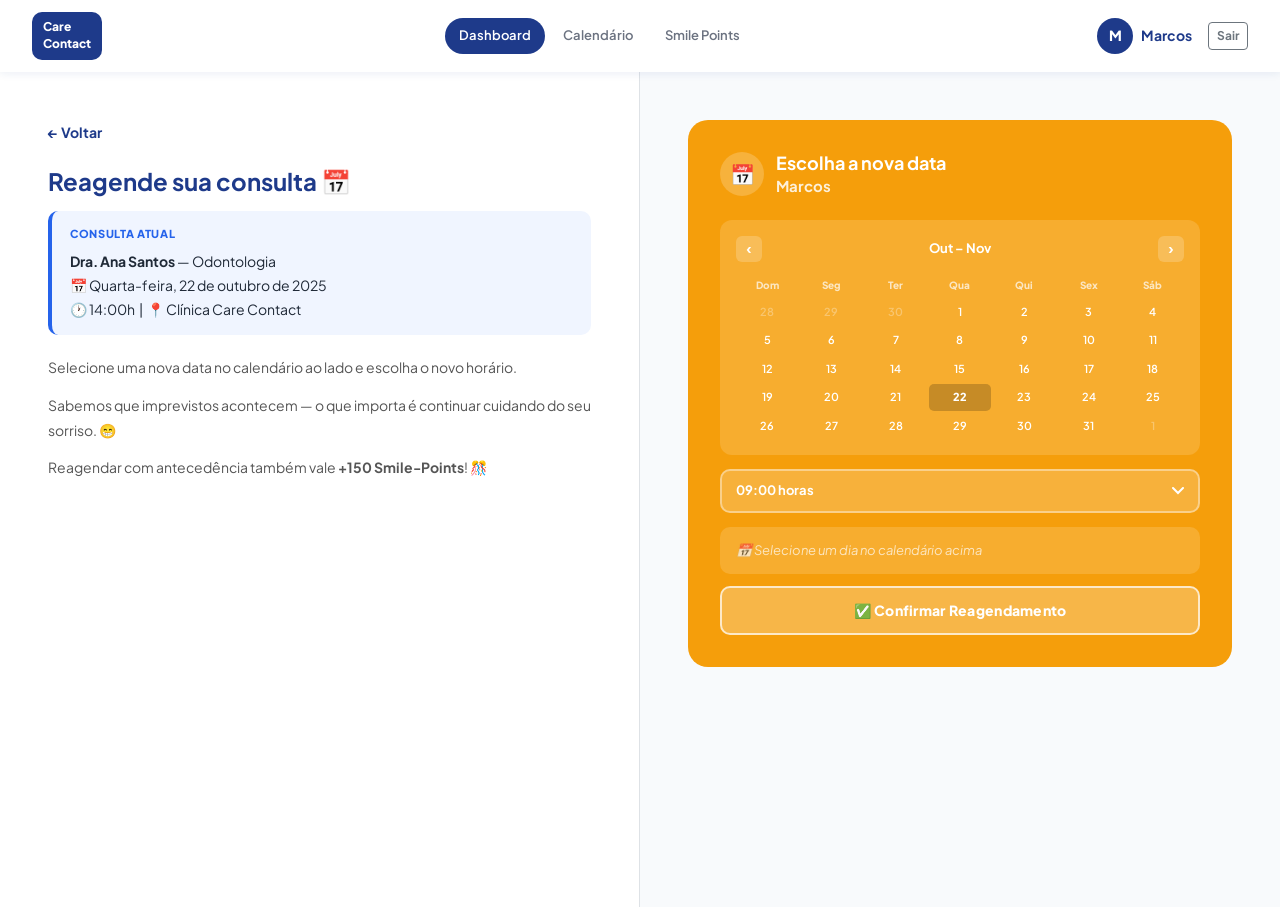
<file: pages/reagendar-consulta.html>
<!DOCTYPE html>
<html lang="pt-BR">
<head>
  <meta charset="UTF-8" />
  <meta name="viewport" content="width=device-width, initial-scale=1.0" />
  <title>Care Contact — Reagendar Consulta</title>
  <link href="https://cdn.jsdelivr.net/npm/bootstrap@5.3.3/dist/css/bootstrap.min.css" rel="stylesheet" />
  <link href="../css/shared.css" rel="stylesheet" />
  <style>
    .mini-cal { background: rgba(255,255,255,0.15); border-radius: 12px; padding: 16px; margin-top: 20px; }
    .mini-cal-header { display:flex; align-items:center; justify-content:space-between; margin-bottom:12px; font-weight:700; color:white; font-size:13px; }
    .mini-cal-header button {
      background: rgba(255,255,255,0.2); border: none; color: white;
      width: 26px; height: 26px; border-radius: 6px; cursor: pointer;
      font-size: 15px; font-weight: 700; transition: background .15s;
    }
    .mini-cal-header button:hover { background: rgba(255,255,255,0.4); }
    .mini-cal-grid { display:grid; grid-template-columns:repeat(7,1fr); gap:2px; text-align:center; font-size:11px; color:white; }
    .mini-dia-nome { padding: 4px 0; font-weight: 800; opacity: .7; font-size: 10px; }
    .mini-dia {
      padding: 5px 2px; border-radius: 5px; cursor: pointer;
      font-weight: 600; transition: background .12s;
    }
    .mini-dia:hover { background: rgba(255,255,255,0.25); }
    .mini-dia.outro-mes { opacity: .3; cursor: default; }
    .mini-dia.outro-mes:hover { background: none; }
    .mini-dia.consulta-atual { background: rgba(0,0,0,0.2); cursor: default; font-weight: 800; }
    .mini-dia.consulta-atual:hover { background: rgba(0,0,0,0.2); }
    .mini-dia.selecionado { background: white; color: #D97706; font-weight: 800; }

    /* Select de horário dentro do card laranja */
    .select-horario {
      width: 100%;
      background: rgba(255,255,255,0.2);
      border: 2px solid rgba(255,255,255,0.4);
      border-radius: 10px;
      color: white;
      padding: 10px 14px;
      font-family: var(--cc-font);
      font-weight: 700;
      font-size: 13px;
      margin-top: 14px;
      cursor: pointer;
      appearance: none;
      -webkit-appearance: none;
      background-image: url("data:image/svg+xml,%3Csvg xmlns='http://www.w3.org/2000/svg' width='12' height='8' viewBox='0 0 12 8'%3E%3Cpath d='M1 1l5 5 5-5' stroke='white' stroke-width='2' fill='none' stroke-linecap='round'/%3E%3C/svg%3E");
      background-repeat: no-repeat;
      background-position: right 14px center;
      background-size: 12px;
    }
    .select-horario option { background: #D97706; color: white; }
    .select-horario:focus { outline: none; border-color: rgba(255,255,255,0.8); }

    /* Data display / confirmada */
    .data-confirmada {
      background: rgba(255,255,255,0.15);
      border-radius: 10px;
      padding: 14px 16px;
      margin-top: 14px;
      color: white;
      font-size: 13px;
    }
    .data-confirmada .dc-row { display:flex; gap:28px; }
    .data-confirmada strong { font-size: 11px; font-weight: 800; opacity: .8; display:block; margin-bottom:2px; }
    .data-placeholder { opacity: .7; font-style: italic; font-size: 13px; }

    /* Botão confirmar dentro do card */
    .btn-confirmar-mini {
      width: 100%;
      background: rgba(255,255,255,0.25);
      border: 2px solid rgba(255,255,255,0.7);
      border-radius: 10px;
      color: white;
      padding: 12px;
      font-weight: 800;
      font-size: 14px;
      cursor: pointer;
      margin-top: 12px;
      font-family: var(--cc-font);
      transition: background .2s;
      letter-spacing: .02em;
    }
    .btn-confirmar-mini:hover { background: rgba(255,255,255,0.4); }

    /* Badge confirmada */
    .badge-confirmada {
      margin-top: 12px;
      background: rgba(255,255,255,0.2);
      border-radius: 8px;
      padding: 10px;
      text-align: center;
      font-weight: 800;
      font-size: 14px;
      color: white;
    }

    /* Consulta atual (lado esquerdo) */
    .consulta-info-box {
      background: #F0F5FF;
      border-left: 4px solid var(--cc-accent);
      border-radius: 10px;
      padding: 14px 18px;
      margin-bottom: 20px;
      font-size: 14px;
      color: var(--cc-text);
      line-height: 1.7;
    }
    .consulta-info-box .ci-label {
      font-size: 11px; font-weight: 800; color: var(--cc-accent);
      text-transform: uppercase; letter-spacing: .06em; margin-bottom: 6px;
    }
  </style>
</head>
<body>
<nav id="cc-navbar"></nav>

<div class="d-grid" style="grid-template-columns:1fr 1fr;min-height:calc(100vh - 65px);" id="layout">

  <!-- ── ESQUERDA ── -->
  <div class="result-text-col p-4 p-md-5 bg-white border-end">
    <a href="dashboard.html" class="d-inline-block mb-4 fw-bold" style="font-size:14px;color:var(--cc-primary);">← Voltar</a>

    <!-- Texto PRÉ-confirmação -->
    <div id="texto-pre">
      <h2 class="fw-bold mb-3" style="font-size:24px;color:var(--cc-primary);">Reagende sua consulta 📅</h2>
      <div class="consulta-info-box">
        <div class="ci-label">Consulta atual</div>
        <strong>Dra. Ana Santos</strong> — Odontologia<br>
        📅 Quarta-feira, 22 de outubro de 2025<br>
        🕐 14:00h &nbsp;|&nbsp; 📍 Clínica Care Contact
      </div>
      <p style="font-size:14px;color:#555;line-height:1.8;margin-bottom:12px;">
        Selecione uma nova data no calendário ao lado e escolha o novo horário.
      </p>
      <p style="font-size:14px;color:#555;line-height:1.8;margin-bottom:12px;">
        Sabemos que imprevistos acontecem — o que importa é continuar cuidando do seu sorriso. 😁
      </p>
      <p style="font-size:14px;color:#555;line-height:1.8;">
        Reagendar com antecedência também vale <strong>+150 Smile-Points</strong>! 🎊
      </p>
    </div>

    <!-- Texto PÓS-confirmação -->
    <div id="texto-pos" style="display:none;">
      <h2 class="fw-bold mb-4" style="font-size:26px;color:var(--cc-primary);">Nova chance de cuidar do seu sorriso! 😊</h2>
      <p style="font-size:14px;color:#555;line-height:1.8;margin-bottom:14px;">
        <span id="nomeUser">Marcos</span>, sua consulta foi reagendada com sucesso para <strong id="novaDataTexto">—</strong>! 🎉
      </p>
      <p style="font-size:14px;color:#555;line-height:1.8;margin-bottom:14px;">
        E tem mais: você acaba de ganhar <strong>150 Smile-Points</strong> por reagendar com antecedência! 🎊
      </p>
      <p style="font-size:14px;color:#555;line-height:1.8;margin-bottom:14px;">
        Sabemos que imprevistos acontecem, e o importante é continuar cuidando da sua saúde bucal. 😁
      </p>
      <p style="font-size:14px;color:#555;line-height:1.8;">Seu sorriso é importante pra você — e pra nós também. 💙</p>
    </div>
  </div>

  <!-- ── DIREITA: card laranja ── -->
  <div class="result-card-col p-4 p-md-5 d-flex align-items-start">
    <div class="result-card result-orange w-100">

      <!-- Header (muda após confirmação) -->
      <div class="result-header">
        <div class="result-icon" id="cardIcon">📅</div>
        <h3 id="cardTitulo">Escolha a nova data<br><span id="nomeCard" style="font-size:15px;opacity:.85;"></span></h3>
      </div>

      <!-- Mini calendário (sempre visível) -->
      <div class="mini-cal">
        <div class="mini-cal-header">
          <button id="prevMes">‹</button>
          <span id="mesAno"></span>
          <button id="nextMes">›</button>
        </div>
        <div class="mini-cal-grid" id="miniCalGrid"></div>
      </div>

      <!-- PRÉ-confirmação: select horário + data display + botão -->
      <div id="pre-confirm">
        <select class="select-horario" id="horarioSelect">
          <option>09:00 horas</option>
          <option>10:00 horas</option>
          <option>11:00 horas</option>
          <option>14:00 horas</option>
          <option>15:00 horas</option>
        </select>
        <div class="data-confirmada">
          <span class="data-placeholder" id="dataPlaceholder">📅 Selecione um dia no calendário acima</span>
          <div class="dc-row" id="dataRow" style="display:none;">
            <div><strong>Data</strong><span id="dataDisplay">—</span></div>
            <div><strong>Horário</strong><span id="horarioDisplay">—</span></div>
          </div>
        </div>
        <button class="btn-confirmar-mini" onclick="confirmarReagendamento()">✅ Confirmar Reagendamento</button>
      </div>

      <!-- PÓS-confirmação: data/horário confirmados + smile points -->
      <div id="pos-confirm" style="display:none;">
        <div class="data-confirmada">
          <div class="dc-row">
            <div><strong>Data</strong><span id="dataConfirmada">—</span></div>
            <div><strong>Horário</strong><span id="horarioConfirmado">—</span></div>
          </div>
        </div>
        <div class="badge-confirmada">✅ Consulta confirmada</div>
        <div class="smile-box mt-3">
          <p style="font-size:12px;opacity:.85;margin-bottom:4px;">😁 Reagendar com antecedência também vale pontos!</p>
          <div class="smile-pts-big">+150 Smile-Points</div>
          <div class="smile-bar-wrap"><div class="smile-bar-fill" id="smileBar"></div></div>
          <div class="smile-bar-labels">
            <span>0 SP</span><span>2500 SP</span><span id="spAtual">—</span><span>5000 SP</span>
          </div>
        </div>
      </div>

    </div>
  </div>
</div>

<script src="https://cdn.jsdelivr.net/npm/bootstrap@5.3.3/dist/js/bootstrap.bundle.min.js"></script>
<script src="../js/navbar.js"></script>
<script src="../js/toast.js"></script>
<script>
  renderNavbar('Dashboard');

  const user = JSON.parse(localStorage.getItem('cc_user') || '{"nome":"Marcos"}');
  document.getElementById('nomeCard').textContent = user.nome;

  // ── Estado do calendário ──
  let currentYear  = 2025;
  let currentMonth = 9; // outubro
  let selectedDate = null;

  const meses     = ['Jan','Fev','Mar','Abr','Mai','Jun','Jul','Ago','Set','Out','Nov','Dez'];
  const mesesFull = ['Janeiro','Fevereiro','Março','Abril','Maio','Junho','Julho','Agosto','Setembro','Outubro','Novembro','Dezembro'];
  const diasNomes = ['Dom','Seg','Ter','Qua','Qui','Sex','Sáb'];
  const diasFull  = ['Domingo','Segunda-feira','Terça-feira','Quarta-feira','Quinta-feira','Sexta-feira','Sábado'];

  // Dia 22/out/2025 = consulta atual (bloqueado)
  function isConsultaAtual(d, m, y) {
    return d === 22 && m === 9 && y === 2025;
  }

  function renderCal() {
    const nextMonth = currentMonth === 11 ? 0 : currentMonth + 1;
    document.getElementById('mesAno').textContent = `${meses[currentMonth]} – ${meses[nextMonth]}`;

    const firstDay    = new Date(currentYear, currentMonth, 1).getDay();
    const daysInMonth = new Date(currentYear, currentMonth + 1, 0).getDate();
    const prevDays    = new Date(currentYear, currentMonth, 0).getDate();

    const grid = document.getElementById('miniCalGrid');
    grid.innerHTML = '';

    // Cabeçalho dos dias da semana
    diasNomes.forEach(n => {
      const el = document.createElement('div');
      el.className = 'mini-dia-nome';
      el.textContent = n;
      grid.appendChild(el);
    });

    // Dias do mês anterior
    for (let i = firstDay - 1; i >= 0; i--) {
      const el = document.createElement('div');
      el.className = 'mini-dia outro-mes';
      el.textContent = prevDays - i;
      grid.appendChild(el);
    }

    // Dias do mês atual
    for (let d = 1; d <= daysInMonth; d++) {
      const el = document.createElement('div');
      const bloqueado = isConsultaAtual(d, currentMonth, currentYear);

      let cls = 'mini-dia';
      if (bloqueado) cls += ' consulta-atual';
      if (selectedDate && selectedDate.day === d && selectedDate.month === currentMonth && selectedDate.year === currentYear) {
        cls += ' selecionado';
      }
      el.className = cls;
      el.textContent = d;

      if (!bloqueado) {
        el.addEventListener('click', () => {
          grid.querySelectorAll('.mini-dia').forEach(x => x.classList.remove('selecionado'));
          el.classList.add('selecionado');
          selectedDate = { day: d, month: currentMonth, year: currentYear };
          atualizarDataDisplay();
        });
      }
      grid.appendChild(el);
    }

    // Completar grid
    const total     = firstDay + daysInMonth;
    const remaining = total % 7 === 0 ? 0 : 7 - (total % 7);
    for (let d = 1; d <= remaining; d++) {
      const el = document.createElement('div');
      el.className = 'mini-dia outro-mes';
      el.textContent = d;
      grid.appendChild(el);
    }
  }

  function atualizarDataDisplay() {
    if (!selectedDate) return;
    const { day, month, year } = selectedDate;
    const dateObj = new Date(year, month, day);
    const dataLonga = `${day} de ${mesesFull[month]} de ${year}`;
    const horario   = document.getElementById('horarioSelect').value;

    document.getElementById('dataPlaceholder').style.display = 'none';
    document.getElementById('dataRow').style.display = '';
    document.getElementById('dataDisplay').textContent    = dataLonga;
    document.getElementById('horarioDisplay').textContent = horario;
  }

  // Atualiza display ao trocar horário (se data já selecionada)
  document.getElementById('horarioSelect').addEventListener('change', () => {
    if (selectedDate) atualizarDataDisplay();
  });

  document.getElementById('prevMes').addEventListener('click', () => {
    currentMonth--;
    if (currentMonth < 0) { currentMonth = 11; currentYear--; }
    renderCal();
  });
  document.getElementById('nextMes').addEventListener('click', () => {
    currentMonth++;
    if (currentMonth > 11) { currentMonth = 0; currentYear++; }
    renderCal();
  });

  renderCal();

  // ── Confirmar reagendamento ──
  function confirmarReagendamento() {
    if (!selectedDate) {
      showToast('Selecione uma nova data no calendário!', 'warning');
      return;
    }

    const { day, month, year } = selectedDate;
    const horario   = document.getElementById('horarioSelect').value;
    const dataLonga = `${day} de ${mesesFull[month]} de ${year}`;
    const dataResume = `${String(day).padStart(2,'0')}/${String(month+1).padStart(2,'0')} às ${horario.replace(' horas','')}`;

    // Preencher confirmação
    document.getElementById('dataConfirmada').textContent    = dataLonga;
    document.getElementById('horarioConfirmado').textContent = horario;

    // Atualizar header do card
    document.getElementById('cardIcon').textContent = '🎉';
    document.getElementById('cardTitulo').innerHTML =
      `Consulta reagendada!<br><span style="font-size:15px;opacity:.85;">${user.nome} — dia ${dataResume} 🎉</span>`;

    // Trocar textos do lado esquerdo
    document.getElementById('texto-pre').style.display = 'none';
    document.getElementById('texto-pos').style.display = '';
    document.getElementById('nomeUser').textContent     = user.nome;
    document.getElementById('novaDataTexto').textContent = `dia ${dataResume}`;

    // Trocar seção do card
    document.getElementById('pre-confirm').style.display = 'none';
    document.getElementById('pos-confirm').style.display = '';

    // Smile Points
    const currentSP = parseInt(localStorage.getItem('cc_smile_points') || '2800');
    const newSP = currentSP + 150;
    localStorage.setItem('cc_smile_points', newSP);
    document.getElementById('spAtual').textContent = newSP + ' SP';

    setTimeout(() => {
      document.getElementById('smileBar').style.width = Math.min((newSP / 5000) * 100, 100) + '%';
    }, 300);

    showToast('Consulta reagendada! +150 Smile-Points 🎊', 'success');
    window.scrollTo(0, 0);
  }

  // ── Responsivo ──
  function checkLayout() {
    document.getElementById('layout').style.gridTemplateColumns = window.innerWidth < 768 ? '1fr' : '1fr 1fr';
  }
  checkLayout();
  window.addEventListener('resize', checkLayout);
</script>
</body>
</html>
</file>
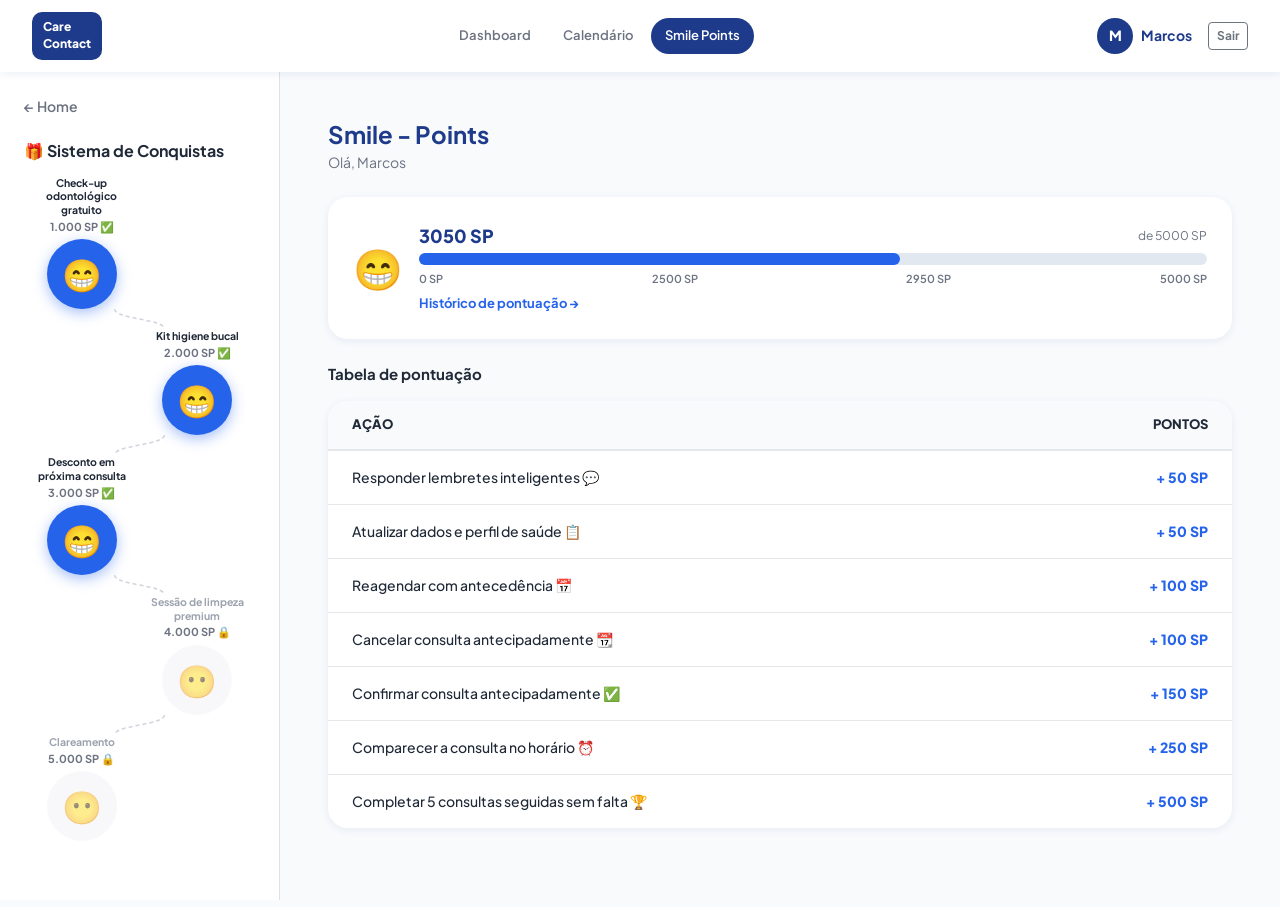
<file: pages/smile-points.html>
<!DOCTYPE html>
<html lang="pt-BR">
<head>
  <meta charset="UTF-8" />
  <meta name="viewport" content="width=device-width, initial-scale=1.0" />
  <title>Care Contact — Smile Points</title>
  <link href="https://cdn.jsdelivr.net/npm/bootstrap@5.3.3/dist/css/bootstrap.min.css" rel="stylesheet" />
  <link href="../css/shared.css" rel="stylesheet" />
  <style>html, body { overflow: hidden; height: 100%; }</style>
  <style>
    .barra-card {
      background: white;
      border-radius: var(--cc-radius-lg);
      box-shadow: var(--cc-shadow);
      padding: 25px;
      display: flex;
      align-items: center;
      gap: 16px;
      margin-bottom: 24px;
    }
    .barra-emoji { font-size: 40px; flex-shrink: 0; }
    .barra-info { flex: 1; }
    .historico-link {
      font-size: 13px;
      color: var(--cc-accent);
      font-weight: 700;
      cursor: pointer;
      margin-top: 6px;
      display: inline-block;
    }
    .historico-link:hover { text-decoration: underline; }

    /* === TRILHA DE CONQUISTAS === */
    .trilha-circ {
      width: 70px; height: 70px; border-radius: 50%;
      display: flex; align-items: center; justify-content: center;
      font-size: 32px; flex-shrink: 0;
    }
    .trilha-circ.on {
      background: var(--cc-accent);
      box-shadow: 0 4px 14px rgba(37,99,235,0.4);
    }
    .trilha-circ.off { background: #F3F4F6; opacity: 0.55; }
    .trilha-txt { text-align: center; margin-bottom: 4px; padding: 0 4px; }
    .trilha-txt .t-nome { font-size: 10.5px; font-weight: 700; color: var(--cc-text); line-height: 1.3; }
    .trilha-txt .t-pts  { font-size: 11px; font-weight: 700; color: var(--cc-muted); margin-top: 2px; }
    .trilha-txt.off .t-nome { color: #9CA3AF; }
  </style>
</head>
<body>
<nav id="cc-navbar"></nav>

<div class="d-grid" style="grid-template-columns:280px 1fr;height:calc(100vh - 65px);overflow:hidden;" id="layout">
  <!-- SIDEBAR -->
  <div class="sp-aside bg-white border-end p-4" style="overflow-y:auto;">
    <a href="dashboard.html" style="font-size:14px;color:var(--cc-muted);cursor:pointer;margin-bottom:24px;display:block;font-weight:600;">← Home</a>
    <h3 class="fw-bold mb-3" style="font-size:16px;">🎁 Sistema de Conquistas</h3>
    <div id="trilha-conquistas"></div>
  </div>

  <!-- MAIN -->
  <div class="sp-main p-4 p-md-5">
    <h2 class="fw-bold mb-1" style="font-size:24px;color:var(--cc-primary);">Smile - Points</h2>
    <div id="smileUsuario" class="mb-4" style="color:var(--cc-muted);font-size:14px;">Olá, Marcos</div>

    <div class="barra-card">
      <div class="barra-emoji">😁</div>
      <div class="barra-info">
        <div class="d-flex justify-content-between align-items-center mb-1">
          <span style="font-weight:800;font-size:18px;color:var(--cc-primary);" id="spTotal">2950 SP</span>
          <span style="font-size:12px;color:var(--cc-muted);">de 5000 SP</span>
        </div>
        <div class="smile-bar-wrap"><div class="smile-bar-fill" id="smileBarMain"></div></div>
        <div class="smile-bar-labels"><span>0 SP</span><span>2500 SP</span><span>2950 SP</span><span>5000 SP</span></div>
        <div class="historico-link" onclick="alert('Histórico de pontuação em breve!')">Histórico de pontuação →</div>
      </div>
    </div>

    <div class="fw-bold mb-3" style="font-size:15px;color:var(--cc-text);">Tabela de pontuação</div>
    <div class="tabela-pontuacao">
      <div class="tabela-header"><span>AÇÃO</span><span>PONTOS</span></div>
      <div class="tabela-row"><div class="tabela-acao">Responder lembretes inteligentes 💬</div><div class="tabela-pts">+ 50 SP</div></div>
      <div class="tabela-row"><div class="tabela-acao">Atualizar dados e perfil de saúde 📋</div><div class="tabela-pts">+ 50 SP</div></div>
      <div class="tabela-row"><div class="tabela-acao">Reagendar com antecedência 📅</div><div class="tabela-pts">+ 100 SP</div></div>
      <div class="tabela-row"><div class="tabela-acao">Cancelar consulta antecipadamente 📆</div><div class="tabela-pts">+ 100 SP</div></div>
      <div class="tabela-row"><div class="tabela-acao">Confirmar consulta antecipadamente ✅</div><div class="tabela-pts">+ 150 SP</div></div>
      <div class="tabela-row"><div class="tabela-acao">Comparecer a consulta no horário ⏰</div><div class="tabela-pts">+ 250 SP</div></div>
      <div class="tabela-row"><div class="tabela-acao">Completar 5 consultas seguidas sem falta 🏆</div><div class="tabela-pts">+ 500 SP</div></div>
    </div>
  </div>
</div>

<script src="https://cdn.jsdelivr.net/npm/bootstrap@5.3.3/dist/js/bootstrap.bundle.min.js"></script>
<script src="../js/navbar.js"></script>
<script>
  renderNavbar('Smile Points');

  const user = JSON.parse(localStorage.getItem('cc_user') || '{"nome":"Marcos"}');
  document.getElementById('smileUsuario').textContent = `Olá, ${user.nome}`;

  const sp = parseInt(localStorage.getItem('cc_smile_points') || '2950');
  document.getElementById('spTotal').textContent = sp + ' SP';

  const conquistas = [
    { nome: 'Check-up odontológico gratuito', custo: 1000 },
    { nome: 'Kit higiene bucal',              custo: 2000 },
    { nome: 'Desconto em próxima consulta',   custo: 3000 },
    { nome: 'Sessão de limpeza premium',      custo: 4000 },
    { nome: 'Clareamento',                    custo: 5000 },
  ];

  function renderTrilha() {
    let html = '';
    conquistas.forEach((c, i) => {
      const on = sp >= c.custo;
      const isLeft = i % 2 === 0;
      const node = `<div style="width:50%;display:flex;flex-direction:column;align-items:center;">
          <div class="trilha-txt ${on ? '' : 'off'}">
            <div class="t-nome">${c.nome}</div>
            <div class="t-pts">${c.custo.toLocaleString('pt-BR')} SP ${on ? '✅' : '🔒'}</div>
          </div>
          <div class="trilha-circ ${on ? 'on' : 'off'}">${on ? '😁' : '😶'}</div>
        </div>`;
      const gap = `<div style="width:50%;"></div>`;
      html += `<div style="display:flex;width:100%;">${isLeft ? node + gap : gap + node}</div>`;
      if (i < conquistas.length - 1) {
        const d = isLeft
          ? 'M25,0 C25,10 75,10 75,20'
          : 'M75,0 C75,10 25,10 25,20';
        html += `<svg width="100%" height="20" viewBox="0 0 100 20" style="display:block;overflow:visible;">
          <path d="${d}" stroke="#D1D5DB" stroke-width="1.5" fill="none" stroke-dasharray="4,3"/>
        </svg>`;
      }
    });
    document.getElementById('trilha-conquistas').innerHTML = html;
  }
  renderTrilha();

  setTimeout(() => {
    const pct = Math.min((sp / 5000) * 100, 100);
    document.getElementById('smileBarMain').style.width = pct + '%';
  }, 300);

  function checkLayout() {
    document.getElementById('layout').style.gridTemplateColumns = window.innerWidth < 768 ? '1fr' : '280px 1fr';
  }
  checkLayout();
  window.addEventListener('resize', checkLayout);
</script>
</body>
</html>
</file>
<file: css/shared.css>
/* shared.css */
@import url('https://fonts.googleapis.com/css2?family=Plus+Jakarta+Sans:wght@400;500;600;700;800&display=swap');

:root {
  --cc-primary: #1E3A8A;
  --cc-primary-dark: #152A63;
  --cc-accent: #2563EB;
  --cc-success: #14B8A6;
  --cc-warning: #F59E0B;
  --cc-danger: #EF4444;
  --cc-bg: #F8FAFC;
  --cc-card: #FFFFFF;
  --cc-text: #1F2937;
  --cc-muted: #6B7280;
  --cc-border: #E5E7EB;
  --cc-font: 'Plus Jakarta Sans', sans-serif;
  --cc-radius: 12px;
  --cc-radius-lg: 20px;
  --cc-shadow: 0 2px 8px rgba(30,58,138,0.08);
  --cc-shadow-lg: 0 8px 24px rgba(30,58,138,0.12);
}

* { font-family: var(--cc-font); }
body { background: var(--cc-bg); color: var(--cc-text); }
a { text-decoration: none; color: inherit; }

/* NAVBAR */
#cc-navbar {
  background: var(--cc-card);
  padding: 12px 32px;
  display: flex;
  align-items: center;
  justify-content: space-between;
  box-shadow: var(--cc-shadow);
  position: sticky;
  top: 0;
  z-index: 100;
  flex-wrap: wrap;
  gap: 8px;
}
.cc-logo-badge {
  background: var(--cc-primary);
  color: white;
  font-weight: 800;
  font-size: 12px;
  padding: 7px 11px;
  border-radius: 10px;
  line-height: 1.4;
}
.cc-nav-link {
  padding: 8px 14px;
  border-radius: 20px;
  font-size: 13px;
  color: var(--cc-muted);
  font-weight: 600;
  transition: all 0.2s;
}
.cc-nav-link:hover, .cc-nav-link.active {
  background: var(--cc-primary);
  color: white;
}
.cc-nav-user {
  display: flex;
  align-items: center;
  gap: 8px;
  font-size: 14px;
  font-weight: 700;
  color: var(--cc-primary);
}
.cc-avatar {
  width: 36px; height: 36px;
  background: var(--cc-primary);
  color: white;
  border-radius: 50%;
  display: flex;
  align-items: center;
  justify-content: center;
  font-weight: 800;
  font-size: 14px;
  flex-shrink: 0;
}

/* BUTTONS */
.btn-cc {
  padding: 12px 24px;
  border: none;
  border-radius: var(--cc-radius);
  font-weight: 700;
  font-size: 14px;
  cursor: pointer;
  transition: transform 0.15s, box-shadow 0.15s;
  display: inline-block;
  text-align: center;
  font-family: var(--cc-font);
}
.btn-cc:hover { transform: translateY(-2px); box-shadow: var(--cc-shadow-lg); }
.btn-confirmar { background: var(--cc-success); color: white; }
.btn-reagendar  { background: var(--cc-warning); color: white; }
.btn-cancelar   { background: var(--cc-danger);  color: white; }
.btn-primary    { background: var(--cc-primary);  color: white; }

/* CARDS */
.cc-card {
  background: var(--cc-card);
  border-radius: var(--cc-radius-lg);
  box-shadow: var(--cc-shadow);
}

/* RESULT CARDS */
.result-card {
  border-radius: var(--cc-radius-lg);
  padding: 32px;
  color: white;
}
.result-blue   { background: var(--cc-primary); }
.result-orange { background: var(--cc-warning); }
.result-red    { background: var(--cc-danger); }

.result-header {
  display: flex;
  align-items: center;
  gap: 12px;
  margin-bottom: 24px;
}
.result-icon {
  width: 44px; height: 44px;
  background: rgba(255,255,255,0.2);
  border-radius: 50%;
  display: flex;
  align-items: center;
  justify-content: center;
  font-size: 20px;
}
.result-header h3 { font-size: 18px; font-weight: 700; margin: 0; }
.result-row {
  display: flex;
  align-items: center;
  gap: 10px;
  padding: 12px 0;
  border-bottom: 1px solid rgba(255,255,255,0.15);
  font-size: 15px;
  font-weight: 600;
}
.result-row:last-of-type { border-bottom: none; }

/* SMILE BAR */
.smile-bar-wrap {
  background: #e2e8f0;
  border-radius: 999px;
  height: 12px;
  width: 100%;
  margin-bottom: 6px;
}
.smile-bar-fill {
  background: var(--cc-accent);
  border-radius: 999px;
  height: 12px;
  width: 0%;
  transition: width 1.2s ease;
}
.smile-bar-labels {
  display: flex;
  justify-content: space-between;
  font-size: 11px;
  color: var(--cc-muted);
  font-weight: 600;
}
.smile-box {
  background: rgba(255,255,255,0.15);
  border-radius: var(--cc-radius);
  padding: 16px;
  margin-top: 20px;
}
.smile-pts-big { font-size: 28px; font-weight: 800; margin: 6px 0; }

/* CONQUISTAS */
.conquista-item {
  display: flex;
  align-items: center;
  gap: 12px;
  padding: 12px 0;
  border-bottom: 1px solid var(--cc-border);
}
.conquista-emoji {
  width: 44px; height: 44px;
  border-radius: 50%;
  display: flex;
  align-items: center;
  justify-content: center;
  font-size: 20px;
  flex-shrink: 0;
}
.desbloqueada { background: var(--cc-primary); }
.bloqueada    { background: #94A3B8; }
.conquista-nome { font-size: 13px; font-weight: 700; color: var(--cc-primary); }
.conquista-pts  { font-size: 12px; color: var(--cc-muted); }

/* TABELA */
.tabela-pontuacao { background: var(--cc-card); border-radius: var(--cc-radius-lg); box-shadow: var(--cc-shadow); overflow: hidden; }
.tabela-header {
  display: grid;
  grid-template-columns: 1fr auto;
  padding: 14px 24px;
  background: var(--cc-bg);
  border-bottom: 2px solid var(--cc-border);
  font-size: 13px;
  font-weight: 800;
  color: var(--cc-text);
}
.tabela-row {
  display: grid;
  grid-template-columns: 1fr auto;
  padding: 16px 24px;
  border-bottom: 1px solid var(--cc-border);
  align-items: center;
}
.tabela-row:last-child { border-bottom: none; }
.tabela-acao { font-size: 14px; color: var(--cc-text); font-weight: 500; }
.tabela-pts  { font-size: 14px; font-weight: 800; color: var(--cc-accent); }

/* AI BADGE */
.ai-badge {
  display: inline-flex;
  align-items: center;
  gap: 4px;
  background: #ede9fe;
  color: #7c3aed;
  font-size: 11px;
  font-weight: 700;
  padding: 4px 10px;
  border-radius: 20px;
  margin-top: 8px;
}

/* CONSULTA CARDS */
.consulta-card {
  display: flex;
  align-items: center;
  justify-content: space-between;
  padding: 20px 24px;
  border-bottom: 1px solid var(--cc-border);
  gap: 16px;
  flex-wrap: wrap;
}
.consulta-card:last-child { border-bottom: none; }
.consulta-icon {
  width: 44px; height: 44px;
  border-radius: 50%;
  display: flex;
  align-items: center;
  justify-content: center;
  font-size: 18px;
  flex-shrink: 0;
}
.icon-confirmar { background: #d1fae5; }
.icon-reagendar { background: #fed7aa; }
.icon-cancelar  { background: #fee2e2; }
.consulta-label { font-weight: 800; font-size: 13px; margin-bottom: 2px; }
.label-confirmar { color: var(--cc-success); }
.label-reagendar { color: var(--cc-warning); }
.label-cancelar  { color: var(--cc-danger); }
.consulta-medico { font-weight: 700; color: var(--cc-primary); font-size: 16px; }
.consulta-data   { color: var(--cc-muted); font-size: 13px; }

/* NOTIF */
.notif-title {
  display: flex;
  align-items: center;
  justify-content: space-between;
  font-weight: 700;
  font-size: 13px;
  color: var(--cc-muted);
  margin-top: 20px;
  margin-bottom: 10px;
}
.notif-badge {
  background: var(--cc-danger);
  color: white;
  border-radius: 999px;
  font-size: 10px;
  font-weight: 800;
  width: 18px;
  height: 18px;
  display: flex;
  align-items: center;
  justify-content: center;
  flex-shrink: 0;
}
.notif-skeleton {
  height: 68px;
  background: linear-gradient(90deg, #f0f4f8 25%, #e8edf3 50%, #f0f4f8 75%);
  background-size: 200% 100%;
  border-radius: var(--cc-radius);
  animation: notif-shimmer 1.4s infinite;
}
@keyframes notif-shimmer {
  0%   { background-position: 200% 0; }
  100% { background-position: -200% 0; }
}
.notif-item {
  display: flex;
  gap: 10px;
  align-items: flex-start;
  padding: 12px;
  background: var(--cc-card);
  border-radius: var(--cc-radius);
  border: 1px solid var(--cc-border);
  margin-bottom: 8px;
  transition: border-color 0.2s, box-shadow 0.2s;
}
.notif-item:hover { border-color: var(--cc-accent); box-shadow: var(--cc-shadow); }
.notif-icon-wrap {
  width: 36px; height: 36px;
  border-radius: 10px;
  display: flex;
  align-items: center;
  justify-content: center;
  font-size: 17px;
  flex-shrink: 0;
}
.notif-icon-warning { background: #FEF3C7; }
.notif-icon-success { background: #D1FAE5; }
.notif-icon-info    { background: #DBEAFE; }
.notif-content { flex: 1; min-width: 0; }
.notif-item-title { font-size: 13px; font-weight: 700; color: var(--cc-text); }
.notif-item-desc  { font-size: 12px; color: var(--cc-muted); margin-top: 2px; }
.notif-item-time  { font-size: 11px; color: #94A3B8; margin-top: 4px; font-weight: 600; }

/* SIDEBAR TABS */
.sidebar-tab {
  padding: 8px 16px;
  border-radius: 8px;
  font-weight: 700;
  font-size: 13px;
  cursor: pointer;
  border: none;
  background: none;
  color: var(--cc-muted);
  font-family: var(--cc-font);
  transition: all 0.2s;
}
.sidebar-tab.active, .sidebar-tab:hover {
  background: var(--cc-primary);
  color: white;
}

/* HISTÓRICO DE CONSULTAS */
.hist-item {
  display: flex;
  gap: 14px;
  align-items: flex-start;
  padding: 18px 24px;
  border-bottom: 1px solid var(--cc-border);
  transition: background 0.15s;
}
.hist-item:last-child { border-bottom: none; }
.hist-item:hover { background: #FAFBFF; }
.hist-icon-wrap {
  width: 42px; height: 42px;
  border-radius: 12px;
  display: flex;
  align-items: center;
  justify-content: center;
  font-size: 18px;
  flex-shrink: 0;
}
.hist-agendado   { background: #DBEAFE; }
.hist-concluido  { background: #D1FAE5; }
.hist-confirmado { background: #D1FAE5; }
.hist-cancelado  { background: #FEE2E2; }
.hist-reagendado { background: #FEF3C7; }
.hist-info { flex: 1; min-width: 0; }
.hist-top {
  display: flex;
  align-items: center;
  justify-content: space-between;
  gap: 8px;
  margin-bottom: 4px;
}
.hist-especialidade { font-size: 15px; font-weight: 800; color: var(--cc-primary); }
.hist-badge {
  font-size: 11px;
  font-weight: 700;
  padding: 3px 10px;
  border-radius: 999px;
}
.hist-badge.hist-agendado   { background: #DBEAFE; color: #1D4ED8; }
.hist-badge.hist-concluido  { background: #D1FAE5; color: #065F46; }
.hist-badge.hist-confirmado { background: #D1FAE5; color: #065F46; }
.hist-badge.hist-cancelado  { background: #FEE2E2; color: #991B1B; }
.hist-badge.hist-reagendado { background: #FEF3C7; color: #92400E; }
.hist-medico { font-size: 13px; font-weight: 600; color: var(--cc-text); }
.hist-data   { font-size: 12px; color: var(--cc-muted); margin-top: 2px; }
.hist-local  { font-size: 12px; color: var(--cc-muted); margin-top: 2px; }

/* CALENDAR */
.cal-grid {
  background: var(--cc-card);
  border-radius: var(--cc-radius-lg);
  overflow: hidden;
  box-shadow: var(--cc-shadow);
  flex: 1;
  display: flex;
  flex-direction: column;
}
.cal-dias-semana {
  display: grid;
  grid-template-columns: repeat(7, 1fr);
  background: var(--cc-bg);
  border-bottom: 2px solid var(--cc-border);
}
.cal-dia-nome {
  padding: 14px 0;
  text-align: center;
  font-size: 12px;
  font-weight: 800;
  color: var(--cc-muted);
}
.cal-dia-nome.domingo { color: var(--cc-danger); }
.cal-dias {
  display: grid;
  grid-template-columns: repeat(7, 1fr);
  grid-auto-rows: 1fr;
  gap: 2px;
  padding: 8px;
  flex: 1;
}
.cal-dia {
  display: flex;
  align-items: center;
  justify-content: center;
  min-height: 60px;
  font-size: 15px;
  font-weight: 600;
  border-radius: 8px;
  cursor: pointer;
  transition: background 0.15s;
}
.cal-dia:hover { background: #EFF6FF; }
.cal-dia.confirmada {
  background: var(--cc-primary);
  color: white;
  font-weight: 800;
}
.cal-dia.outro-mes { color: #E2E8F0; }
.cal-dia.selecionado { background: var(--cc-accent); color: white; }

.legend-item { display: flex; align-items: center; gap: 6px; font-size: 12px; color: var(--cc-muted); font-weight: 600; }
.legend-dot { width: 10px; height: 10px; border-radius: 50%; }
.dot-selecionado  { background: var(--cc-accent); }
.dot-confirmada   { background: var(--cc-primary); }

/* ═══════════════════════════════════════
   BOTTOM NAV (mobile only)
═══════════════════════════════════════ */
#cc-bottom-nav {
  display: none;
  position: fixed;
  bottom: 0; left: 0; right: 0;
  background: white;
  border-top: 2px solid var(--cc-border);
  z-index: 200;
  padding: 6px 0 env(safe-area-inset-bottom, 6px);
  justify-content: space-around;
  box-shadow: 0 -4px 16px rgba(30,58,138,0.08);
}
#cc-bottom-nav a {
  display: flex;
  flex-direction: column;
  align-items: center;
  gap: 2px;
  color: var(--cc-muted);
  font-size: 10px;
  font-weight: 700;
  text-decoration: none;
  flex: 1;
  padding: 4px 2px;
  transition: color .15s;
}
#cc-bottom-nav a span:first-child { font-size: 20px; line-height: 1.2; }
#cc-bottom-nav a.active { color: var(--cc-primary); }
#cc-bottom-nav a:hover  { color: var(--cc-accent);  }

/* ═══════════════════════════════════════
   RESPONSIVO — até 768px
═══════════════════════════════════════ */
@media (max-width: 768px) {

  /* Espaço para bottom nav */
  body { padding-bottom: 70px; }

  /* Bottom nav visível */
  #cc-bottom-nav { display: flex; }

  /* === NAVBAR === */
  #cc-navbar { padding: 10px 16px; gap: 6px; }

  /* === SIDEBAR COMPACTA (dashboard / perfil) === */
  #sidebar { border-bottom: 1px solid var(--cc-border); }
  .sidebar-tab { padding: 6px 12px; font-size: 12px; }
  .ai-badge { display: none; }

  /* Notificações: compactas e com altura limitada */
  .notif-title { margin-top: 10px; }
  .notif-item  { padding: 10px 12px; gap: 8px; }
  .notif-icon-wrap  { width: 30px; height: 30px; font-size: 14px; border-radius: 8px; }
  .notif-item-title { font-size: 12px; }
  .notif-item-desc  { font-size: 11px; }
  .notif-item-time  { font-size: 10px; }
  .notif-badge      { width: 16px; height: 16px; font-size: 9px; }

  /* === CALENDÁRIO === */
  .cal-dia      { padding: 10px 2px; font-size: 12px; border-radius: 6px; }
  .cal-dia-nome { padding: 10px 0;   font-size: 10px; }
  .cal-dias     { gap: 1px; padding: 4px; }
  .legend-item  { font-size: 11px; }
  .legend-dot   { width: 8px; height: 8px; }

  /* === CARDS DE CONSULTA (dashboard) === */
  .consulta-card { flex-direction: column; gap: 10px; }
  .consulta-card > a,
  .consulta-card > a .btn-cc { width: 100%; display: block; text-align: center; }

  /* === CARDS DE RESULTADO === */
  .result-card { padding: 18px 16px; border-radius: 14px; }
  .result-header { margin-bottom: 14px; gap: 10px; }
  .result-header h3 { font-size: 15px; }
  .result-icon  { width: 36px; height: 36px; font-size: 17px; }
  .result-row   { font-size: 13px; padding: 10px 0; gap: 8px; }

  /* Reordenamento: card de resultado ANTES do texto em mobile */
  /* Converte grid em flex column para suportar order */
  #layout { display: flex !important; flex-direction: column !important; }
  .result-text-col { order: 2; border-right: none !important; border-top: 1px solid var(--cc-border); }
  .result-card-col { order: 1; }

  /* === SMILE POINTS === */
  .smile-pts-big  { font-size: 22px; }
  .smile-bar-labels { font-size: 10px; }
  .smile-box      { padding: 12px; }

  /* Reordenamento smile-points: main antes das conquistas */
  .sp-main  { order: 1; }
  .sp-aside { order: 2; border-right: none !important; border-top: 1px solid var(--cc-border); }

  /* === HISTÓRICO === */
  .hist-item    { padding: 12px 14px; gap: 10px; }
  .hist-icon-wrap { width: 36px; height: 36px; font-size: 16px; border-radius: 10px; }
  .hist-especialidade { font-size: 14px; }
  .hist-badge   { font-size: 10px; padding: 2px 8px; }
  .hist-top     { flex-wrap: wrap; gap: 4px; }
  .hist-medico  { font-size: 12px; }
  .hist-data, .hist-local { font-size: 11px; }

  /* === TABELA === */
  .tabela-row, .tabela-header { padding: 12px 14px; }
  .tabela-acao { font-size: 12px; }
  .tabela-pts  { font-size: 12px; font-weight: 800; }

  /* === CONQUISTAS === */
  .conquista-nome  { font-size: 12px; }
  .conquista-pts   { font-size: 11px; }
  .conquista-emoji { width: 36px; height: 36px; font-size: 16px; }

  /* === BARRA CARD (smile-points) === */
  .barra-card  { padding: 14px; gap: 10px; }
  .barra-emoji { font-size: 30px; }

  /* === MINI-CAL (reagendar) === */
  .mini-dia { padding: 6px 2px; font-size: 11px; }

  /* === STICKY CONFIRM BAR (calendário + reagendar) === */
  #mobile-sticky-bar { display: flex !important; }
}
</file>
